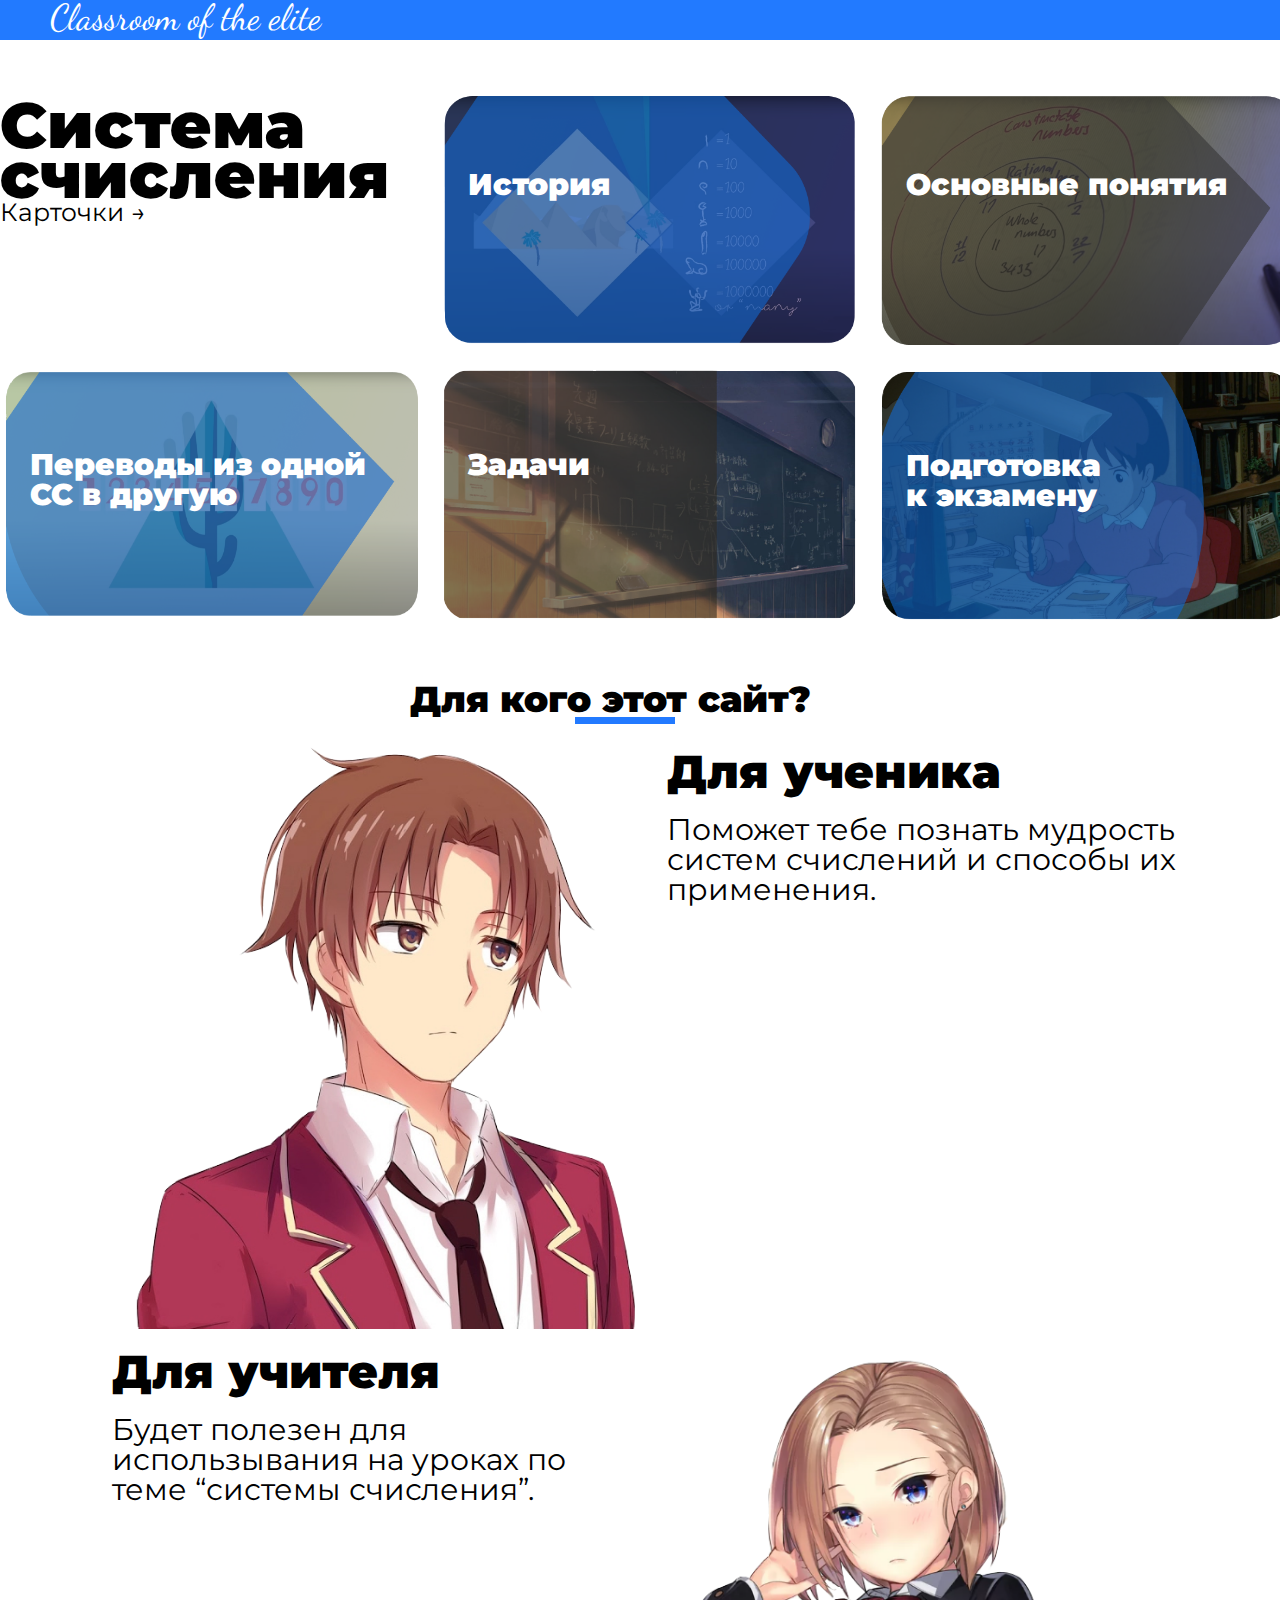
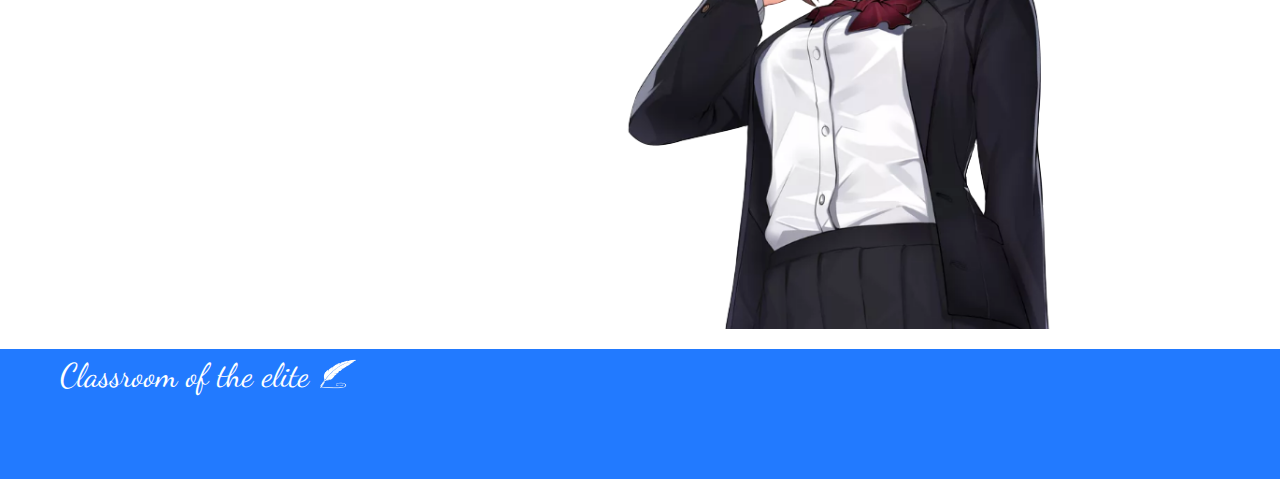
<file: index.html>
<!DOCTYPE html>
<html lang="en">
<head>
    <meta charset="UTF-8">
    <meta http-equiv="X-UA-Compatible" content="IE=edge">
    <meta name="viewport" content="width=device-width, initial-scale=1.0">
    <title>Classroom of the elite</title>
    <link rel="stylesheet" href="./css/style.css">
    <link rel="preconnect" href="https://fonts.googleapis.com">
    <link rel="preconnect" href="https://fonts.gstatic.com" crossorigin>
    <link href="https://fonts.googleapis.com/css2?family=Dancing+Script&family=Montserrat:ital,wght@0,400;1,900&display=swap" rel="stylesheet">
    <link
    rel="stylesheet"
    href="https://cdnjs.cloudflare.com/ajax/libs/animate.css/4.1.1/animate.min.css"
  />
</head>
<body>
    <nav class="header">
        <a class="header-Caption" href="./index.html">Classroom of the elite</a>
    </nav>
        <section class="container">
            <div class="content"><h1> <span class="number-system-span">С</span><span class="number-system-span">и</span><span class="number-system-span">с</span><span class="number-system-span">т</span><span class="number-system-span">е</span><span class="number-system-span">м</span><span class="number-system-span">а</span> 
                <br> <span class="number-system-span">с</span><span class="number-system-span">ч</span><span class="number-system-span">и</span><span class="number-system-span">с</span><span class="number-system-span">л</span><span class="number-system-span">е</span><span class="number-system-span">н</span><span class="number-system-span">и</span><span class="number-system-span">я</span></h1>
            <h2>Карточки &#8594</h2></div>
            <div class="content"><a href="./history/history.html"><p class="gridTopText">История</p><img src="./images/history.png" alt=""></a></div>
            <div class="content"><a href="./basics/basics.html"><p class="gridTopText">Основные понятия</p><img src="./images/basics.png" alt=""></a></div>
            <div class="content"><a href="./convertion/convertion.html"><img src="./images/transfers.png" alt=""><p class="gridBottomText">Переводы из одной <br> СС в другую</p></a></div>
            <div class="content"><a href="./exersises/exersises.html"><img src="./images/tasks.png" alt=""><p class="gridBottomText">Задачи</p></a></div>
            <div class="content"><a href="./preperation/preperation.html"><img src="./images/preparing.png" alt=""><p class="gridBottomText">Подготовка <br> к экзамену</p></a></div>
        </div>
    </section>

    <main class="main">
        <h2>Для кого этот сайт?</h2>
        <hr>
        <div class="main-boxes">
        <div class="main-student">
            <img src="./images/student.png" alt="">
            <p ><span>Для ученика</span> <br> Поможет тебе познать мудрость <br> систем счислений и способы их <br> применения.</p>
        </div>
        <div class="main-teacher">
            <p ><span>Для учителя</span> <br> Будет полезен для <br> использывания на уроках по <br> теме “системы счисления”.</p>
            <img src="./images/teacher.png" alt="">
        </div>
    </div>
    </main>

    <footer>
        <a class="header-Caption" href="./index.html">Classroom of the elite</a>
        <img src="./images/28cd1feds.png" alt="">
    </footer>
</body>
</html>
</file>
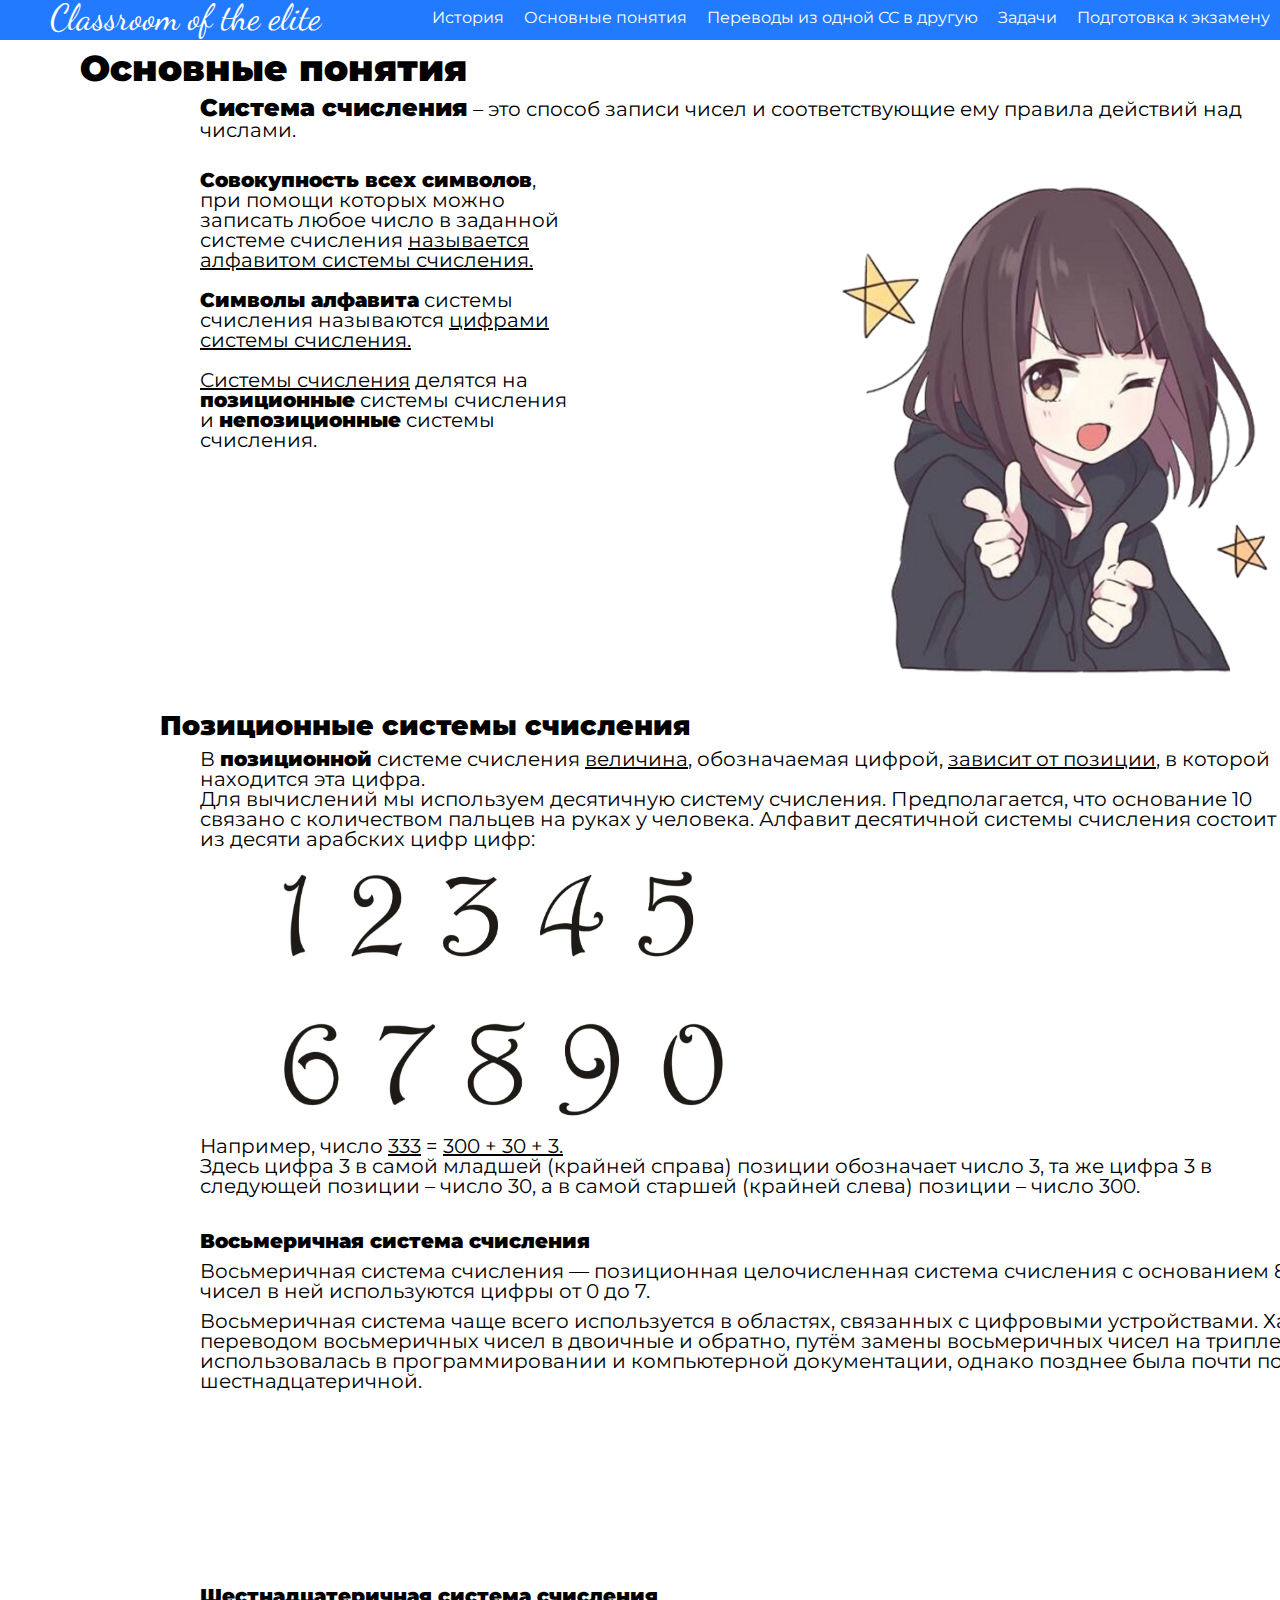
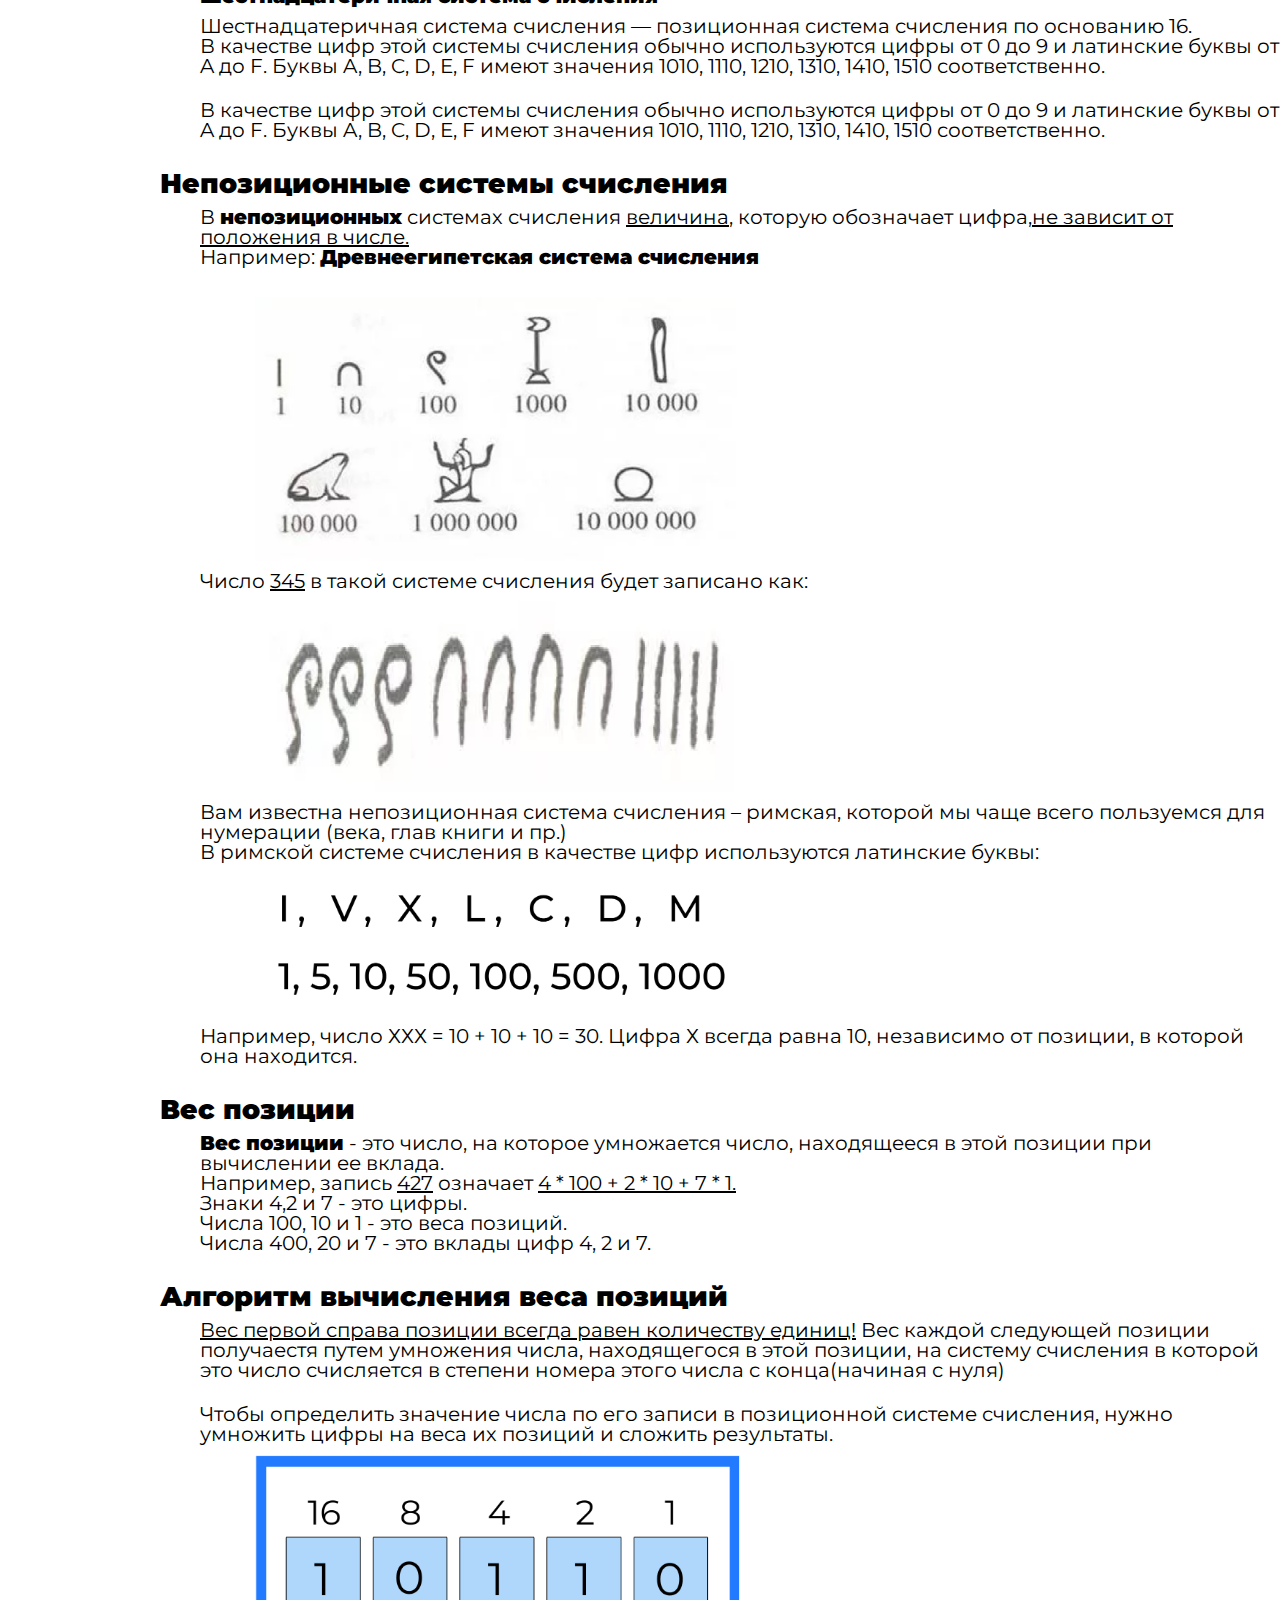
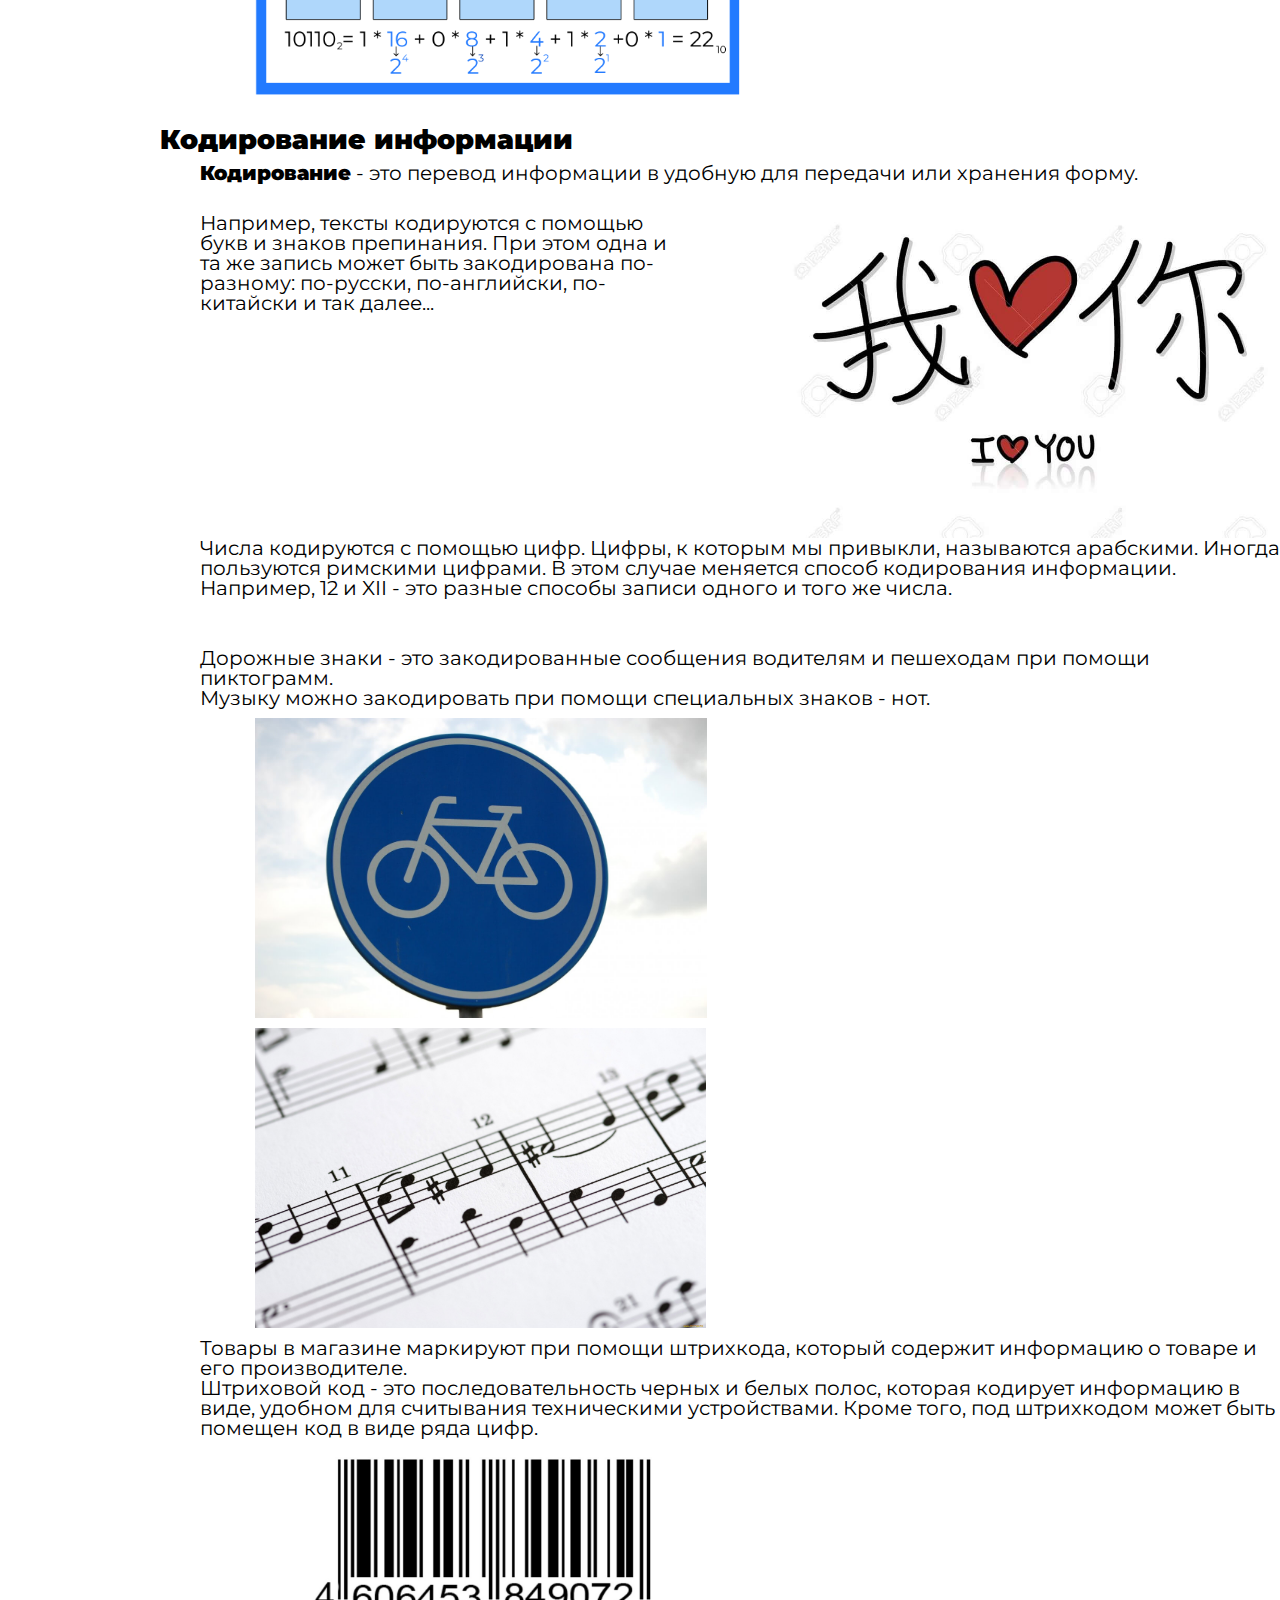
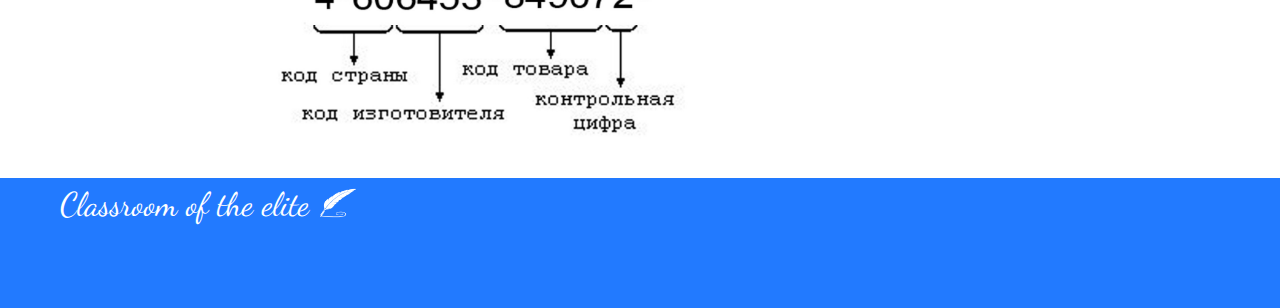
<file: basics/basics.html>
<!DOCTYPE html>
<html lang="en">

<head>
    <meta charset="UTF-8">
    <meta http-equiv="X-UA-Compatible" content="IE=edge">
    <meta name="viewport" content="width=device-width, initial-scale=1.0">
    <title>Classroom of the elite</title>
    <link rel="stylesheet" href="./style-basics.css">
    <link rel="preconnect" href="https://fonts.googleapis.com">
    <link rel="preconnect" href="https://fonts.gstatic.com" crossorigin>
    <link
        href="https://fonts.googleapis.com/css2?family=Dancing+Script&family=Montserrat:ital,wght@0,400;1,900&display=swap"
        rel="stylesheet">
    <link rel="stylesheet" href="https://cdnjs.cloudflare.com/ajax/libs/animate.css/4.1.1/animate.min.css" />
</head>

<body>
    <nav class="header">
        <a class="header-Caption" href="../index.html">Classroom of the elite</a>
        <div class="navbar">
            <ul class="menu">
            <li><a href="../history/history.html">История</a></li>
            <li><a href="../basics/basics.html">Основные понятия</a></li>
            <li><a href="../convertion/convertion.html">Переводы из одной СС в другую</a></li>
            <li><a href="../exersises/exersises.html">Задачи</a></li>
            <li><a href="../preperation/preperation.html">Подготовка к экзамену</a></li>
        </ul>
        </div>
    </nav>
    <section>
        <h1>Основные понятия</h1>
        <p class="important"><span class="number-system">Система счисления</span> – это способ записи чисел и соответствующие ему правила
            действий над числами.</p>
<div class="section-flex">
    <div>
        <div>
        <p class="section-text1"><span class="boldtext">Совокупность всех символов</span>, при помощи которых можно
            записать любое число в заданной системе счисления <span class="underlined">называется алфавитом системы
                счисления.</span> <br> <br> 
            <span class="boldtext">Символы алфавита</span> системы счисления называются <span class="underlined">цифрами
                системы счисления.</span>
        </p>
        <p class="section-text1"> <span class="underlined">Системы счисления</span> делятся на <span class="boldtext">позиционные</span> системы счисления и <span class="boldtext">непозиционные</span> системы счисления.</p>
    </div>
</div>
        <div><img class="yooo" src="./images/Cute-Anime-PNG-Image.png" alt=""></div>
    </div>
        <div>
            <h2>Позиционные системы счисления</h2>
            <p class="important">В <span class="boldtext"> позиционной</span> системе счисления <span class="underlined"> величина</span>, обозначаемая цифрой, <span class="underlined">зависит от позиции</span>, в которой находится эта цифра. <br>
                Для вычислений мы используем десятичную систему счисления. Предполагается, что основание 10 связано с количеством пальцев на руках у человека. Алфавит десятичной системы счисления состоит из десяти арабских цифр цифр:</p></div>

                <img class="numbers" src="./images/numbers.png" alt="">
                        <p class="section-text2">Например, число <span class="underlined">333</span> = <span class="underlined">300 + 30 + 3.</span> <br>
                        Здесь цифра 3 в самой младшей (крайней справа) позиции обозначает число 3, та же цифра 3 в следующей позиции – число 30, а в самой старшей (крайней слева) позиции – число 300.</p>
                <p class="section-text4"><span class="boldtext">Восьмеричная система счисления</span> </p>
                <div class="flex-table"><div> <p class="section-text2">Восьмеричная система счисления — позиционная целочисленная система счисления с основанием 8. Для представления чисел в ней используются цифры от 0 до 7.</p>
                <p class="section-text2">Восьмеричная система чаще всего используется в областях, связанных с цифровыми устройствами. Характеризуется лёгким переводом восьмеричных чисел в двоичные и обратно, путём замены восьмеричных чисел на триплеты двоичных. Широко использовалась в программировании и компьютерной документации, однако позднее была почти полностью вытеснена шестнадцатеричной.</p></div>
                    <div><img src="./images/octsys.png" alt=""></div>
            </div>
            <p class="section-text4"><span class="boldtext">Шестнадцатеричная система счисления</span> </p>
            <p class="section-text2">Шестнадцатеричная система счисления — позиционная система счисления по основанию 16. <br> В качестве цифр этой системы счисления обычно используются цифры от 0 до 9 и латинские буквы от A до F. Буквы A, B, C, D, E, F имеют значения 1010, 1110, 1210, 1310, 1410, 1510 соответственно.</p>
            <br>
            <p class="section-text2">В качестве цифр этой системы счисления обычно используются цифры от 0 до 9 и латинские буквы от A до F. Буквы A, B, C, D, E, F имеют значения 1010, 1110, 1210, 1310, 1410, 1510 соответственно.</p>
            


            </div>
            <h2 >Непозиционные системы счисления</h2>
            <p class="important">В <span class="boldtext">непозиционных</span> системах счисления <span class="underlined">величина</span>, которую обозначает цифра,<span class="underlined">не зависит от положения в числе.</span> </p>
            <p class="section-text1">Например: <span class="boldtext">Древнеегипетская система счисления</span> </p>
            <img class="numbers" src="./images/Egyptnumsys.png" alt="">
               <p class="section-text2">Число <span class="underlined">345</span> в такой системе счисления будет записано как:</p>
                <img class="numbers" src="./images/345.png" alt="">
                
                    <p class="section-text2">Вам известна непозиционная система счисления – римская, которой мы чаще всего пользуемся для нумерации (века, глав книги и пр.) <br>
                        В римской системе счисления в качестве цифр используются латинские буквы:</p>
                    
                        <img class="numbers" src="./images/rome-numsys.png" alt="">
                            <p class="section-text2">Например, число ХХХ = 10 + 10 + 10 = 30.
                        Цифра Х всегда равна 10, независимо от позиции, в которой она находится.</p>
                    </div>
                    <h2>Вес позиции</h2>
                    <div>
                        <p class="section-text2"><span class="boldtext">Вес позиции</span> - это число, на которое умножается число, находящееся в этой позиции при вычислении ее вклада. <br>
                            Например, запись <span class="underlined">427</span> означает <span class="underlined">4 * 100 + 2 * 10 + 7 * 1.</span> <br>
                            Знаки 4,2 и 7 - это цифры. <br>
                            Числа 100, 10 и 1 - это веса позиций. <br>
                            Числа 400, 20 и 7 - это вклады цифр 4, 2 и 7. <br>
                            </p>
                    </div>
                    <h2>Алгоритм вычисления веса позиций</h2>
                   <p class="section-text2"><span class="underlined">Вес первой справа позиции всегда равен количеству единиц!</span>
                            Вес каждой следующей позиции получаестя путем умножения числа, находящегося в этой позиции, на систему счисления в которой это число счисляется в степени номера этого числа с конца(начиная с нуля)</p>
                            <br>
                        <p class="section-text2">Чтобы определить значение числа по его записи в позиционной системе счисления, нужно умножить цифры на веса их позиций и сложить результаты.</p></div>
                        <img class="numbers" src="./images/example.png" alt="">
                    <h2>Кодирование информации</h2>
                    <p class="important"><span class="boldtext">Кодирование</span> - это перевод информации в удобную для передачи или хранения форму.</p>
                    <div class="section-flex">
                    <div>
                        <p class="section-text1">Например, тексты кодируются с помощью букв и знаков препинания. При этом одна и та же запись может быть закодирована по-разному: по-русски, по-английски, по-китайски и так далее...</p>
                </div>
                    <div><img class="example" src="./images/DV_mY-VWsAApVRT.jpg" alt=""></div>
            </div>
                <p class="section-text3">Числа кодируются с помощью цифр. Цифры, к которым мы привыкли, называются арабскими. Иногда пользуются римскими цифрами. В этом случае меняется способ кодирования информации. Например, 12 и XII - это разные способы записи одного и того же числа.</p></div>
                <div><p class="section-text2">Дорожные знаки - это закодированные сообщения водителям и пешеходам при помощи пиктограмм. <br>
                    Музыку можно закодировать при помощи специальных знаков - нот.
                </p>
                <img class="numbers" src="./images/road_sign_bike_path_bicycle_board_road_safety_education_traffic_situation-692804.jpg" alt=""><img class="numbers" src="./images/1616633558_56-p-noti-fon-62.jpg" alt="">
            </div>
                <p class="section-text2">Товары в магазине маркируют при помощи штрихкода, который содержит информацию о товаре и его производителе. <br> Штриховой код - это последовательность черных и белых полос, которая кодирует информацию в виде, удобном для считывания техническими устройствами.
                    Кроме того, под штрихкодом может быть помещен код в виде ряда цифр.</p>
                <img class="numbers" src="./images/306788_original.jpg" alt="">
    </section>
    <footer>
        <a class="header-Caption" href="../index.html">Classroom of the elite</a>
        <img src="./images/28cd1feds.png" alt="">
    </footer>
</body>

</html>
</file>
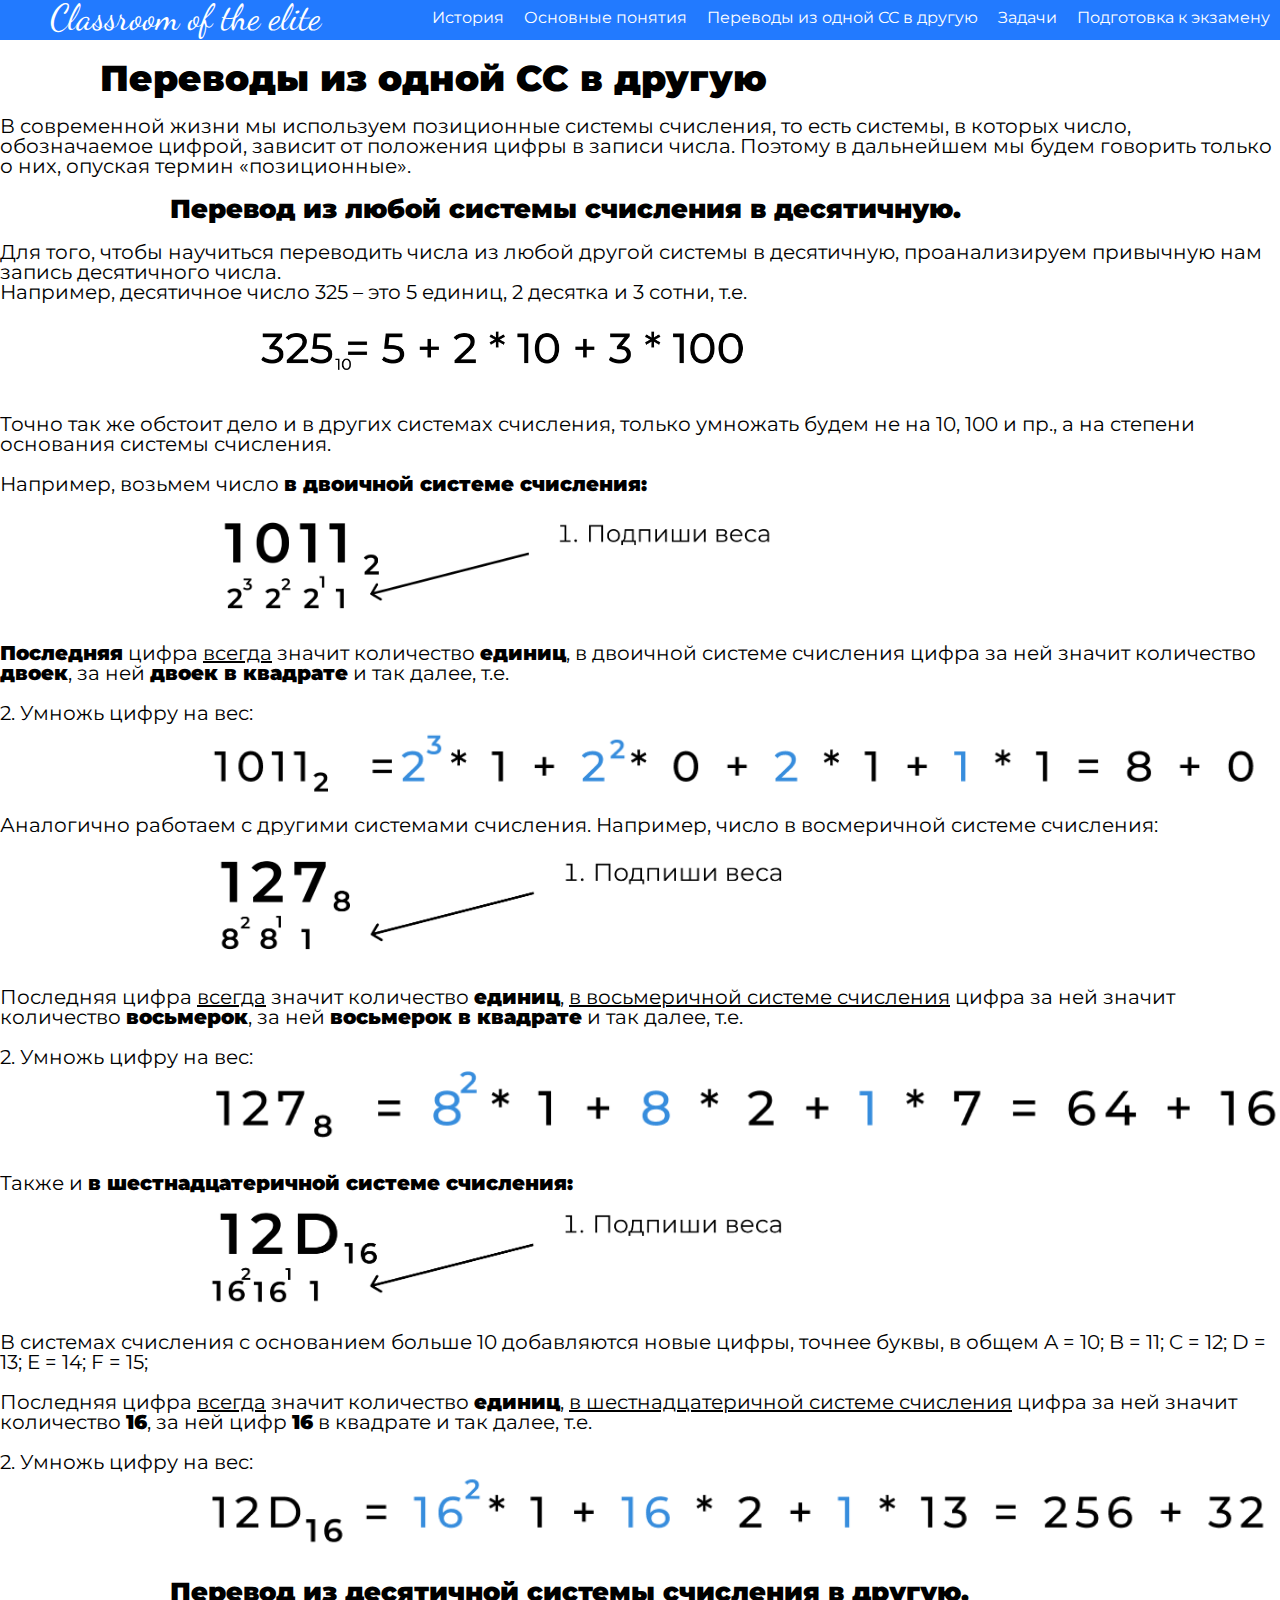
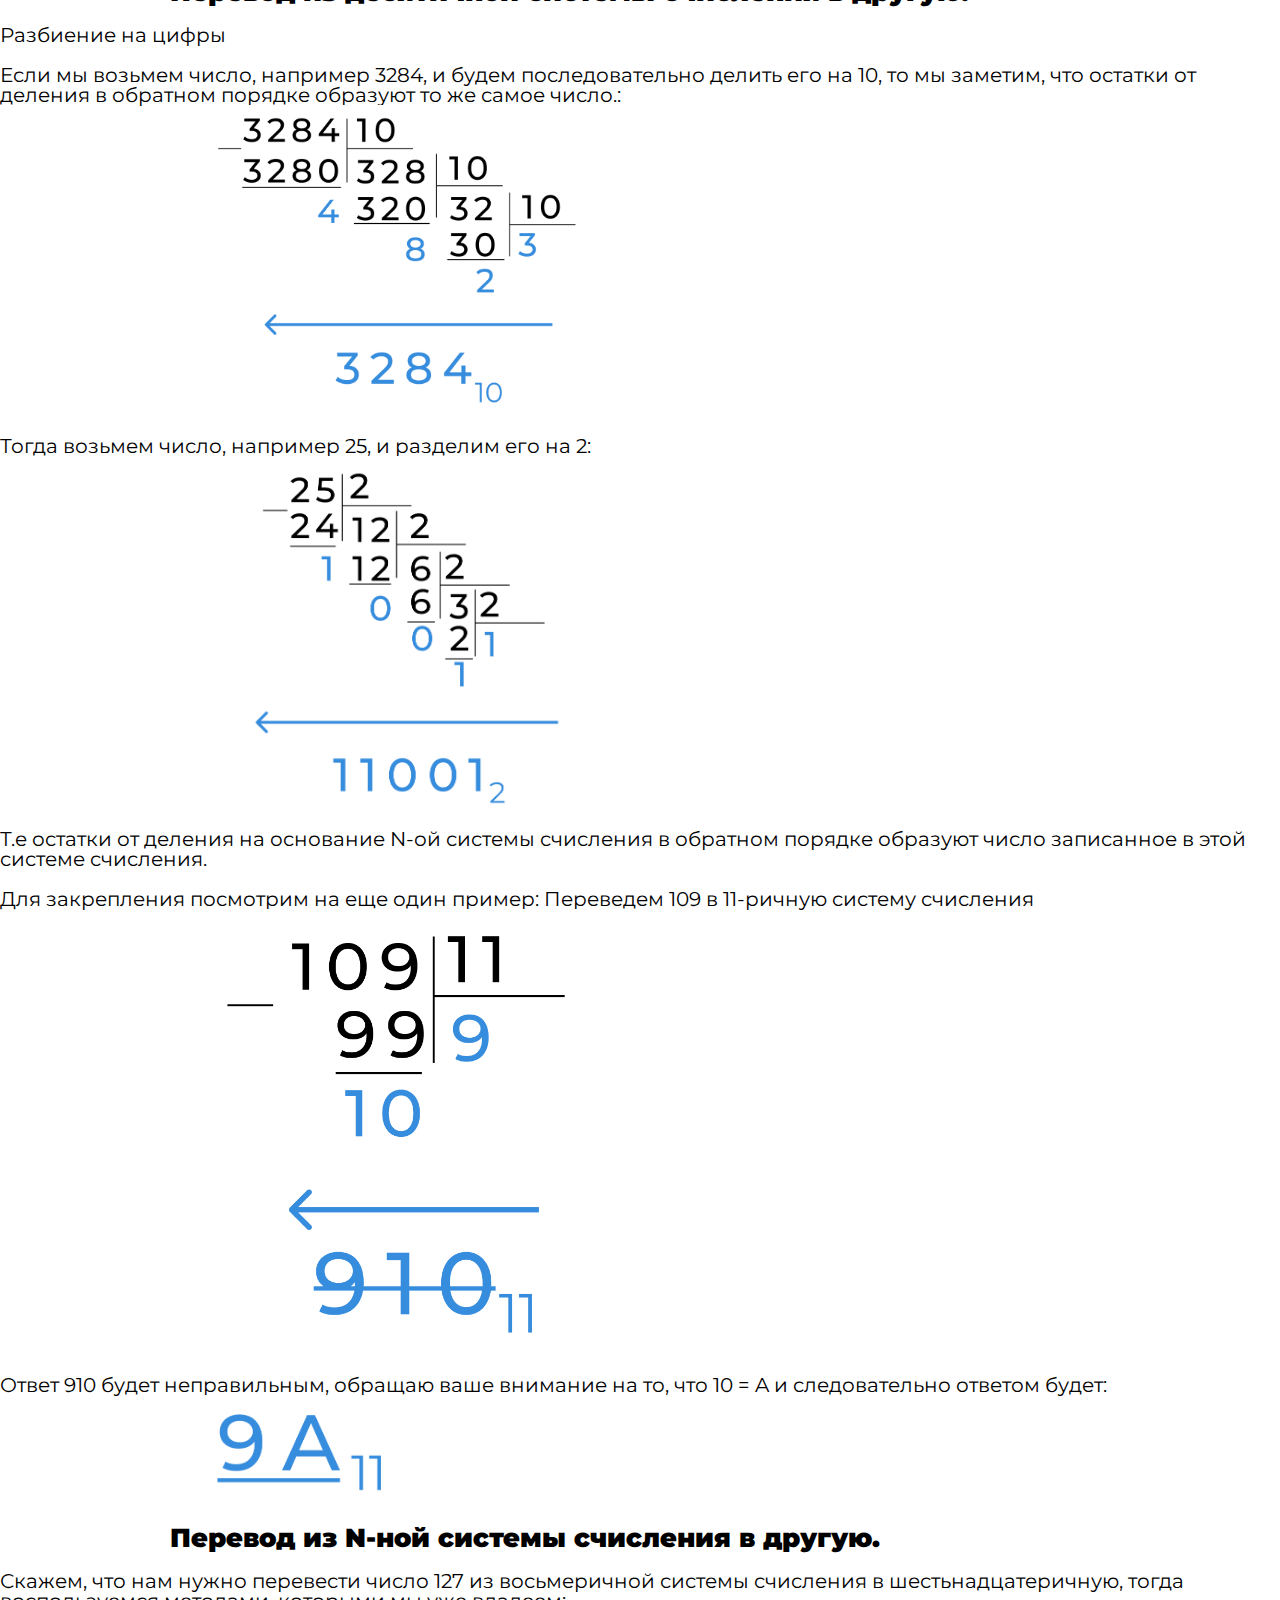
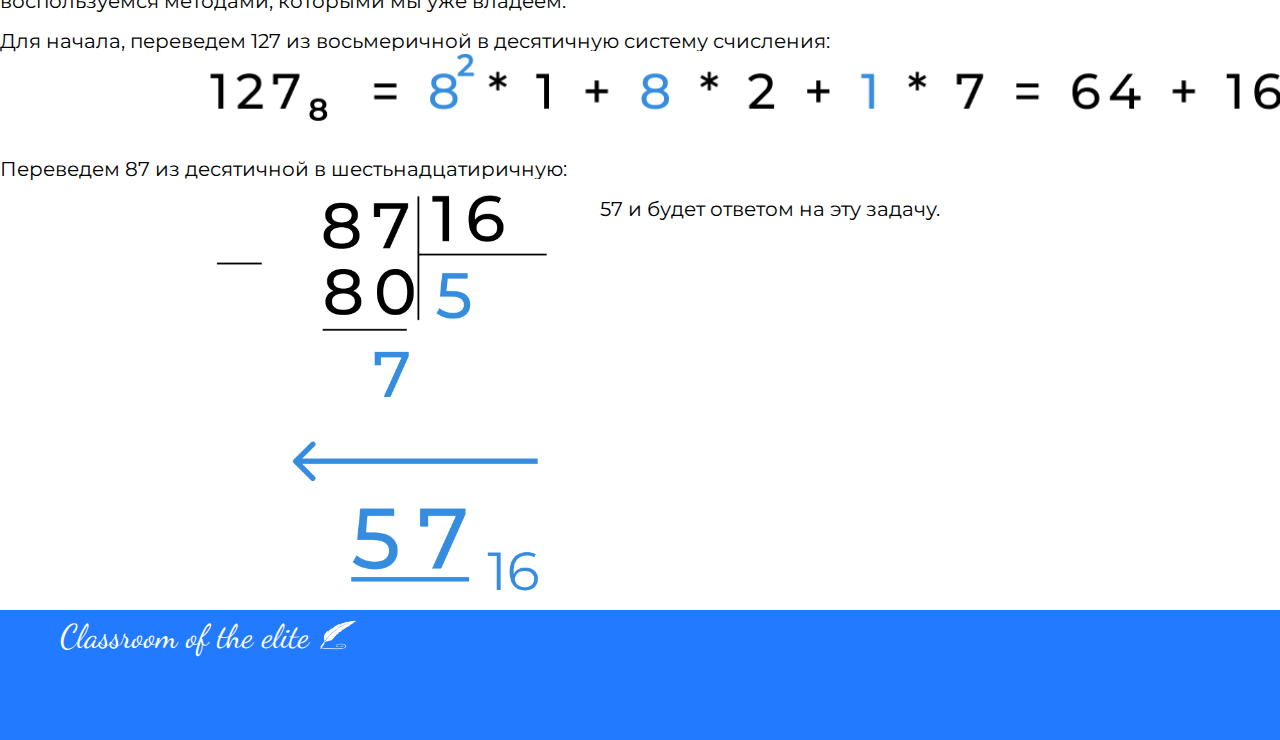
<file: convertion/convertion.html>
<!DOCTYPE html>
<html lang="en">
<head>
    <meta charset="UTF-8">
    <meta http-equiv="X-UA-Compatible" content="IE=edge">
    <meta name="viewport" content="width=device-width, initial-scale=1.0">
    <title>Classroom of the elite</title>
    <link rel="stylesheet" href="./style-convertion.css">
    <link rel="preconnect" href="https://fonts.googleapis.com">
    <link rel="preconnect" href="https://fonts.gstatic.com" crossorigin>
    <link href="https://fonts.googleapis.com/css2?family=Dancing+Script&family=Montserrat:ital,wght@0,400;1,900&display=swap" rel="stylesheet">
    <link
    rel="stylesheet"
    href="https://cdnjs.cloudflare.com/ajax/libs/animate.css/4.1.1/animate.min.css"
  />
</head>
<body>
    <nav class="header">
        <a class="header-Caption" href="../index.html">Classroom of the elite</a>
        <div class="navbar">
            <ul class="menu">
            <li><a href="../history/history.html">История</a></li>
            <li><a href="../basics/basics.html">Основные понятия</a></li>
            <li><a href="../convertion/convertion.html">Переводы из одной СС в другую</a></li>
            <li><a href="../exersises/exersises.html">Задачи</a></li>
            <li><a href="../preperation/preperation.html">Подготовка к экзамену</a></li>
        </ul>
        </div>
    </nav>
        <section>
            <h1>Переводы из одной СС в другую</h1>
            <div class="text-section"><p>В современной жизни мы используем позиционные системы счисления, то есть системы, в которых число, обозначаемое цифрой, зависит от положения цифры в записи числа. Поэтому в дальнейшем мы будем говорить только о них, опуская термин «позиционные».</p></div>
       <h2>Перевод из любой системы счисления в десятичную.</h2>
       <div class="text-section"><p>Для того, чтобы научиться переводить числа из любой другой системы в десятичную, проанализируем привычную нам запись десятичного числа. <br>
        Например, десятичное число 325 – это 5 единиц, 2 десятка и 3 сотни, т.е.</p></div>
       <div><img class="image-section" src="./images/325.png" alt=""></div>
       <div class="text-section"><p>Точно так же обстоит дело и в других системах счисления, только умножать будем не на 10, 100 и пр., а на степени основания системы счисления.</p></div>
       <div class="text-section"><p>Например, возьмем число <span class="boldtext"> в двоичной системе счисления:</span></p></div>
       <div><img class="image-section" src="./images/1011.png" alt=""></div>
       <div class="text-section"><p><span class="boldtext">Последняя</span> цифра <span class="underlined">всегда</span> значит количество <span class="boldtext">единиц</span>, в двоичной системе счисления цифра за ней значит количество <span class="boldtext">двоек</span>, за ней <span class="boldtext">двоек в квадрате</span> и так далее, т.е.</p></div>
       <div class="text-section"><p>2. Умножь цифру на вес:</p></div>
       <div><img src="./images/againherewego.png" alt="" class="image2-section"></div>
       <p>Аналогично работаем с другими системами счисления. Например, число в восмеричной системе счисления:</p>
       <img class="image-section" src="./images/127.png" alt="">
       <div class="text-section"><p>Последняя</span> цифра <span class="underlined">всегда</span> значит количество <span class="boldtext">единиц</span>, <span class="underlined">в восьмеричной системе счисления</span> цифра за ней значит количество <span class="boldtext">восьмерок</span>, за ней <span class="boldtext">восьмерок в квадрате</span> и так далее, т.е.</p></div>
       <div class="text-section"><p>2. Умножь цифру на вес:</p></div>
       <img class="image2-section" src="./images/12787.png" alt="">
       <div class="text-section"><p>Также и <span class="boldtext"> в шестнадцатеричной системе счисления:</span></p></div>
       <img src="./images/12d.png" alt="" class="image-section">
       <div class="text-section"><p>В системах счисления с основанием больше 10 добавляются новые цифры, точнее буквы, в общем A = 10; B = 11; C = 12; D = 13; E = 14; F = 15;</p></div>
       <div class="text-section"><p>Последняя</span> цифра <span class="underlined">всегда</span> значит количество <span class="boldtext">единиц</span>, <span class="underlined">в шестнадцатеричной системе счисления</span> цифра за ней значит количество <span class="boldtext">16</span>, за ней цифр <span class="boldtext">16</span> в квадрате и так далее, т.е.</p></div>
       <div class="text-section"><p>2. Умножь цифру на вес:</p></div>
       <img src="./images/12d301.png" alt="" class="image2-section">
       <h2>Перевод из десятичной системы счисления в другую.</h2>
       <div class="text-section"><p>Разбиение на цифры</p></div>
       <div class="text-section"><p>Если мы возьмем число, например 3284, и будем последовательно делить его на 10, то мы заметим, что остатки от деления в обратном порядке образуют то же самое число.: </p></div>
       <img class="image3-section" src="./images/3284.png" alt="">
       <div class="text-section"><p>Тогда возьмем число, например 25, и разделим его на 2: </p></div>
       <img src="./images/2511001.png" alt="" class="image3-section">
       <div class="text-section"><p>Т.е остатки от деления на основание N-ой системы счисления в обратном порядке образуют число записанное в этой системе счисления.</p></div>
       <div class="text-section"><p>Для закрепления посмотрим на еще один пример:
        Переведем 109 в 11-ричную систему счисления</p></div>
       <img class="image3-section" src="./images/10911.png" alt="">
       <div class="text-section"><p>Ответ 910 будет неправильным, обращаю ваше внимание на то, что 
        10 = A и следовательно ответом будет:</p></div>
       <img class="image4-section" src="./images/9a.png" alt="">
        <h2>Перевод из N-ной системы счисления в другую.</h2>
        <div class="text-section"><p>Скажем, что нам нужно перевести число 127 из восьмеричной системы счисления в шестьнадцатеричную, тогда воспользуемся методами, которыми мы уже владеем:</p></div>
        <div class="text-section"><p>Для начала, переведем 127 из восьмеричной в десятичную систему счисления:</p></div>
        <img src="./images/1278710.png" alt="" class="image2-section">
        <div class="text-section"><p>Переведем 87 из десятичной в шестьнадцатиричную:</p></div>
        <div class="flexus"><img src="./images/8757.png" alt="" class="image3-section">
            <div class="text-section"><p>57 и будет ответом на эту задачу.</p></div>
    </div>







        </section>
    <footer>
        <a class="header-Caption" href="../index.html">Classroom of the elite</a>
        <img src="./images/28cd1feds.png" alt="">
    </footer>
</body>
</html>
</file>
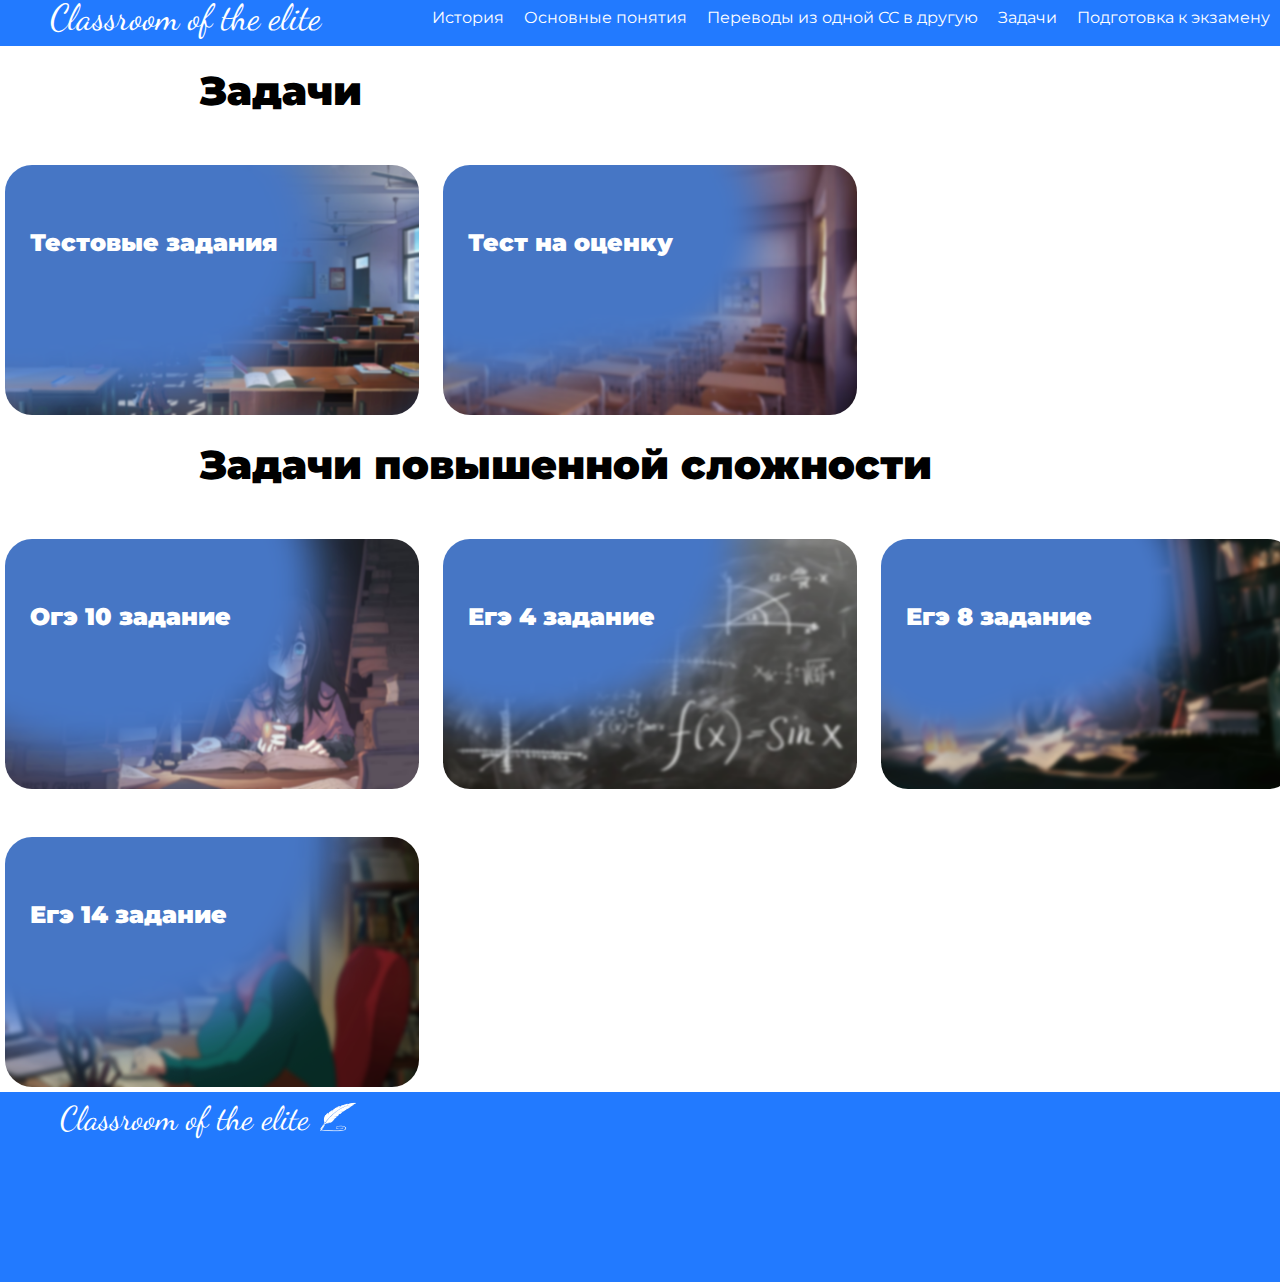
<file: exersises/exersises.html>
<!DOCTYPE html>
<html lang="en">
<head>
    <meta charset="UTF-8">
    <meta http-equiv="X-UA-Compatible" content="IE=edge">
    <meta name="viewport" content="width=device-width, initial-scale=1.0">
    <title>Classroom of the elite</title>
    <link rel="stylesheet" href="./style-exersises.css">
    <link rel="preconnect" href="https://fonts.googleapis.com">
    <link rel="preconnect" href="https://fonts.gstatic.com" crossorigin>
    <link href="https://fonts.googleapis.com/css2?family=Dancing+Script&family=Montserrat:ital,wght@0,400;1,900&display=swap" rel="stylesheet">
    <link
    rel="stylesheet"
    href="https://cdnjs.cloudflare.com/ajax/libs/animate.css/4.1.1/animate.min.css"
  />
  </head>
<body>
    <nav class="header">
        <a class="header-Caption" href="../index.html">Classroom of the elite</a>
        <div class="navbar">
            <ul class="menu">
            <li><a href="../history/history.html">История</a></li>
            <li><a href="../basics/basics.html">Основные понятия</a></li>
            <li><a href="../convertion/convertion.html">Переводы из одной СС в другую</a></li>
            <li><a href="../exersises/exersises.html">Задачи</a></li>
            <li><a href="../preperation/preperation.html">Подготовка к экзамену</a></li>
        </ul>
        </div>
    </nav>
    <h2>Задачи</h2>
    <section class="container">
        <div class="content"><a href="./test/test/test.html"><p class="gridTopText">Тестовые задания</p><img src="./images/42c709b7c0aa21bf88d339ea99938ede.png" alt=""></a></div>
        <div class="content"><a href="#"><p class="gridTopText">Тест на оценку</p><img src="./images/167601a4414a3c0902e9046c61527796.png" alt=""></a></div>
    </div>
</section>
<h2>Задачи повышенной сложности</h2>
<section class="container">
    <div class="content"><a href="#"><p class="gridTopText">Огэ 10 задание</p><img src="./images/2059294.png" alt=""></a></div>
    <div class="content"><a href="#"><p class="gridTopText">Егэ 4 задание</p><img src="./images/blackboard_math.png" alt=""></a></div>
    <div class="content"><a href="#"><p class="gridTopText">Егэ 8 задание</p><img src="./images/anime-girl-hatsune-miko-studying-vocaloid-uhdpaper.com-4K-4.2486-wp.thumbnail.png" alt=""></a></div>
    <div class="content"><a href="#"><p class="gridTopText">Егэ 14 задание</p><img src="./images/making-of-a-2d-animation-for-chilledcow-20180706052709.png" alt=""></a></div>
</div>
</section>
    <footer>
        <a class="header-Caption" href="../index.html">Classroom of the elite</a>
        <img src="./images/28cd1feds.png" alt="">
    </footer>

</body>
</html>
</file>
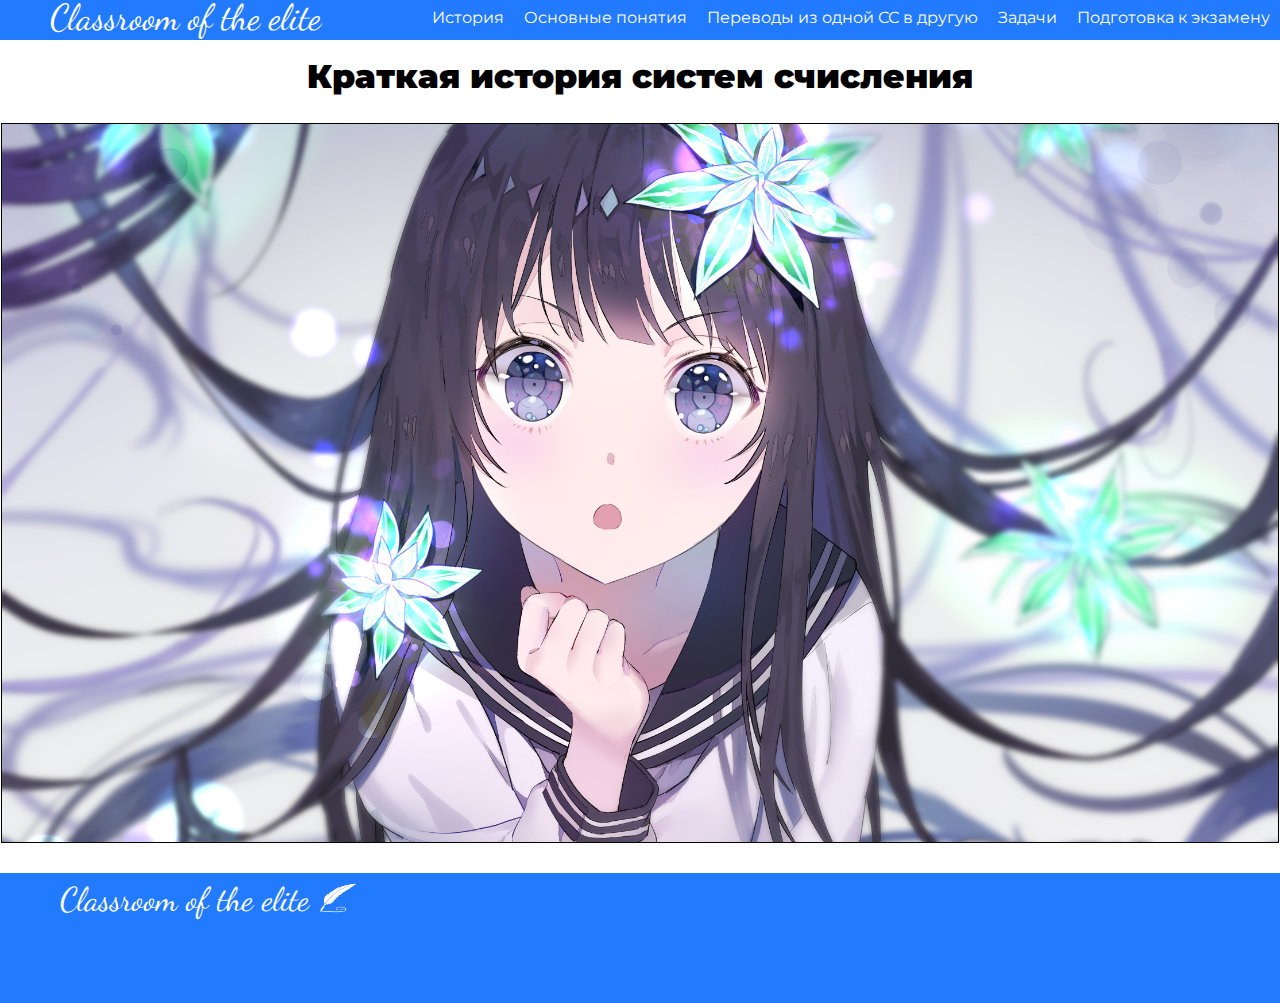
<file: history/history.html>
<!DOCTYPE html>
<html lang="en">
<head>
    <meta charset="UTF-8">
    <meta http-equiv="X-UA-Compatible" content="IE=edge">
    <meta name="viewport" content="width=device-width, initial-scale=1.0">
    <title>Classroom of the elite</title>
    <link rel="stylesheet" href="./style-history.css">
    <link rel="preconnect" href="https://fonts.googleapis.com">
    <link rel="preconnect" href="https://fonts.gstatic.com" crossorigin>
    <link href="https://fonts.googleapis.com/css2?family=Dancing+Script&family=Montserrat:ital,wght@0,400;1,900&display=swap" rel="stylesheet">
    <link
    rel="stylesheet"
    href="https://cdnjs.cloudflare.com/ajax/libs/animate.css/4.1.1/animate.min.css"
  />
</head>
<body>
    <nav class="header">
        <a class="header-Caption" href="../index.html">Classroom of the elite</a>
        <div class="navbar">
            <ul class="menu">
            <li><a href="../history/history.html">История</a></li>
            <li><a href="../basics/basics.html">Основные понятия</a></li>
            <li><a href="../convertion/convertion.html">Переводы из одной СС в другую</a></li>
            <li><a href="../exersises/exersises.html">Задачи</a></li>
            <li><a href="../preperation/preperation.html">Подготовка к экзамену</a></li>
        </ul>
        </div>
    </nav>
        <section>
            <h1>Краткая история систем счисления</h1>
            <img src="./images/4k-anime-wallpaper-whatspaper-1.jpg" alt="">
        </section>
    <footer>
        <a class="header-Caption" href="../index.html">Classroom of the elite</a>
        <img src="./images/28cd1feds.png" alt="">
    </footer>
</body>
</html>
</file>
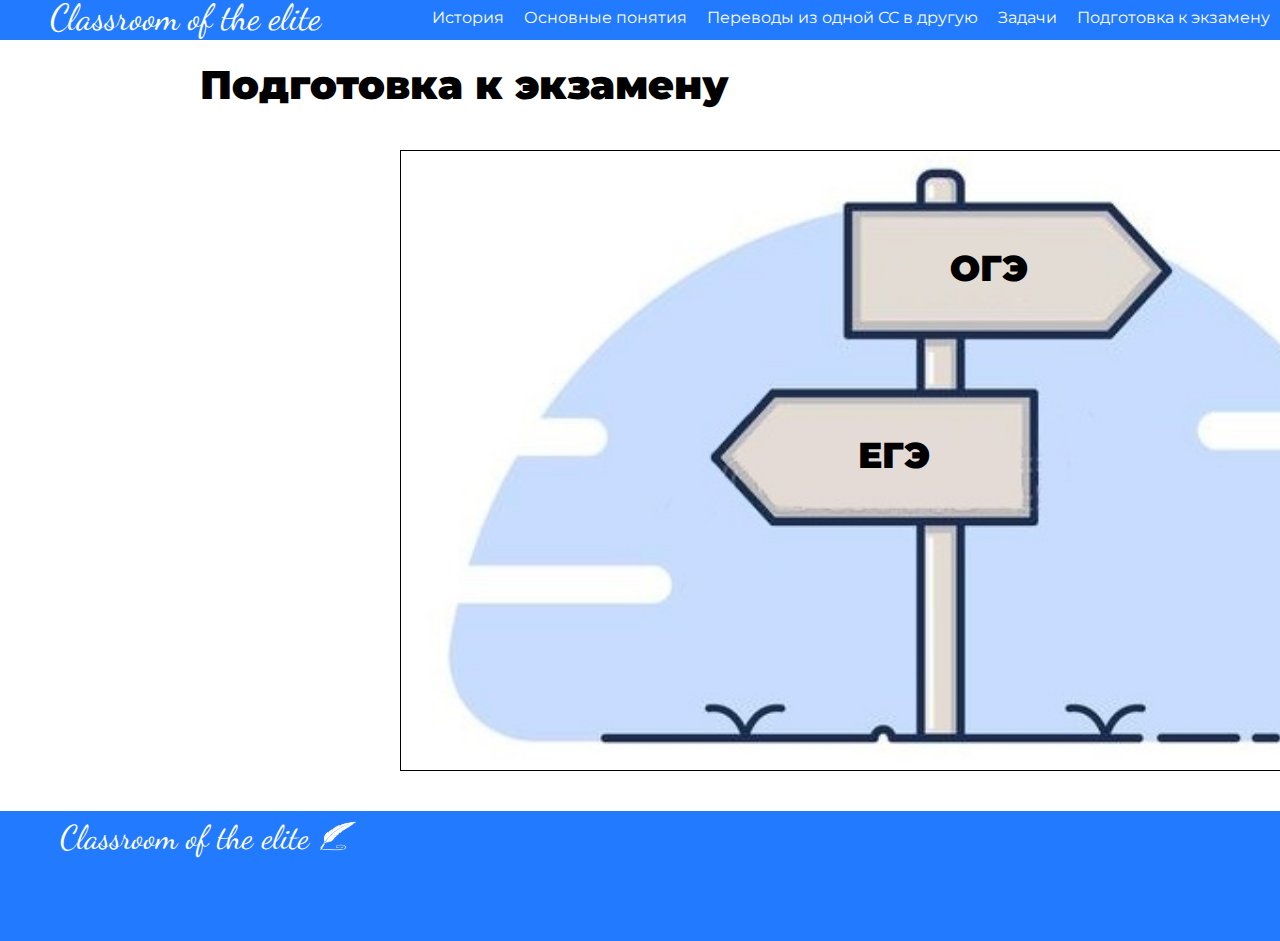
<file: preperation/preperation.html>
<!DOCTYPE html>
<html lang="en">
<head>
    <meta charset="UTF-8">
    <meta http-equiv="X-UA-Compatible" content="IE=edge">
    <meta name="viewport" content="width=device-width, initial-scale=1.0">
    <title>Classroom of the elite</title>
    <link rel="stylesheet" href="./style-preperation.css">
    <link rel="preconnect" href="https://fonts.googleapis.com">
    <link rel="preconnect" href="https://fonts.gstatic.com" crossorigin>
    <link href="https://fonts.googleapis.com/css2?family=Dancing+Script&family=Montserrat:ital,wght@0,400;1,900&display=swap" rel="stylesheet">
    <link
    rel="stylesheet"
    href="https://cdnjs.cloudflare.com/ajax/libs/animate.css/4.1.1/animate.min.css"
  />
</head>
<body>
    <nav class="header">
        <a class="header-Caption" href="../index.html">Classroom of the elite</a>
        <div class="navbar">
            <ul class="menu">
            <li><a href="../history/history.html">История</a></li>
            <li><a href="../basics/basics.html">Основные понятия</a></li>
            <li><a href="../convertion/convertion.html">Переводы из одной СС в другую</a></li>
            <li><a href="../exersises/exersises.html">Задачи</a></li>
            <li><a href="../preperation/preperation.html">Подготовка к экзамену</a></li>
        </ul>
        </div>
    </nav>
        <section>
            <h2>Подготовка к экзамену</h2>
            <a href="./oge/oge.html" class="oge">ОГЭ</a>
            <a href="./ege/ege.html" class="ege">ЕГЭ</a>
            <img src="./images/дорожный-знак-указывая-к-ому-промышленному-перевороту-шильдики-119528026.jpg" alt="">
        </section>
    <footer>
        <a class="header-Caption" href="../index.html">Classroom of the elite</a>
        <img src="./images/28cd1feds.png" alt="">
    </footer>
</body>
</html>
</file>
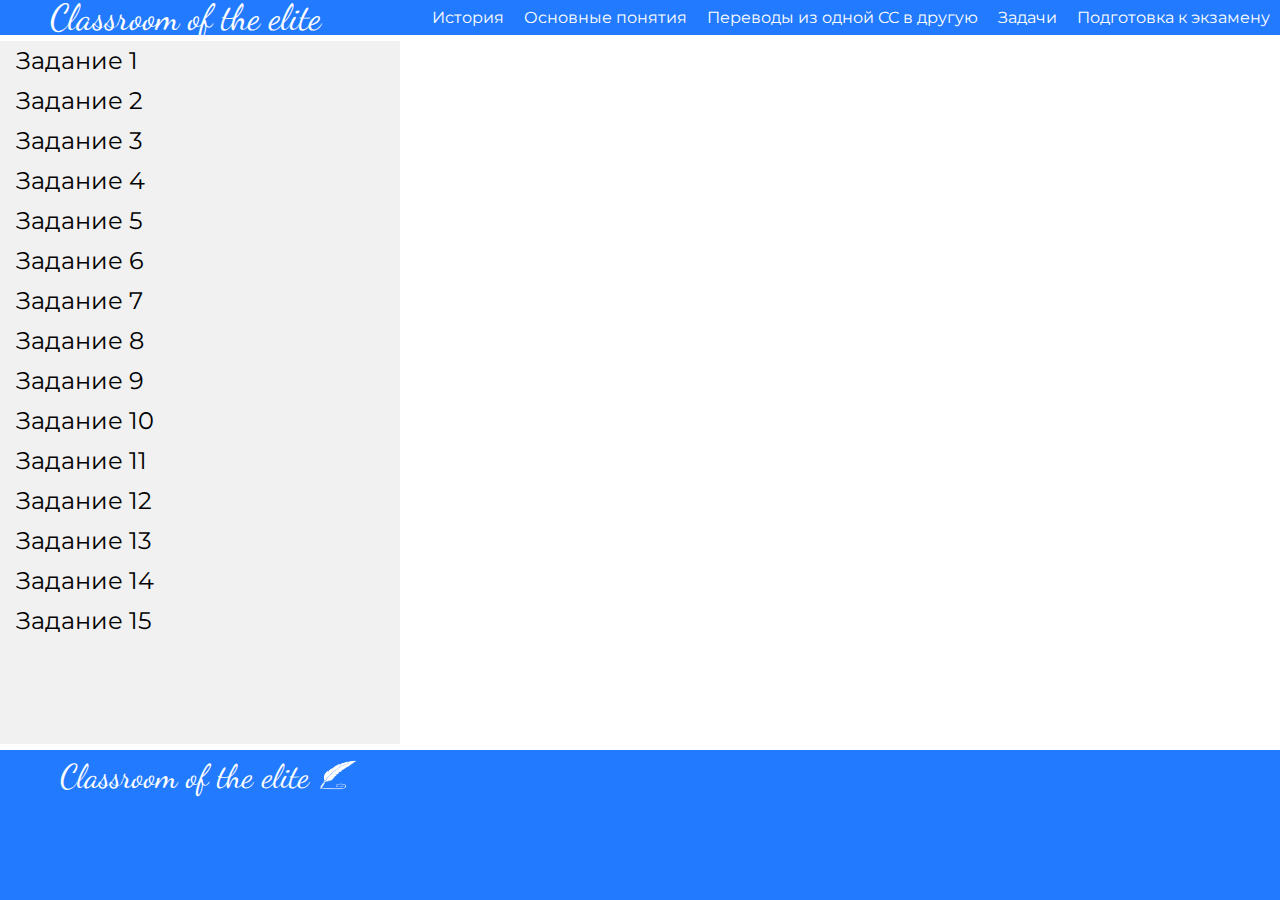
<file: exersises/test/test/test.html>
<!DOCTYPE html>
<html lang="en">
<head>
    <meta charset="UTF-8">
    <meta http-equiv="X-UA-Compatible" content="IE=edge">
    <meta name="viewport" content="width=device-width, initial-scale=1.0">
    <title>Classroom of the elite</title>
</head>
    <frameset rows="35,*, 150" cols="*">
        <frame frameborder="no" src="./top/top.html" name="topFrame" scrolling="no" noresize>
            <frameset cols="400,*">
                <frame src="./left/left.html" name="leftFrame"  noresize frameborder="no">
                 <frame name="rightFrame" frameborder="no" src="https://learningapps.org/watch?app=2402836" style="border:0px;width:100%;height:500px" allowfullscreen="true" webkitallowfullscreen="true" mozallowfullscreen="true">
            </frameset>
        <frame frameborder="no" src="./footer/footer.html" name="bottomFrame" scrolling="no" noresize>
    </frameset>
</html>
</file>
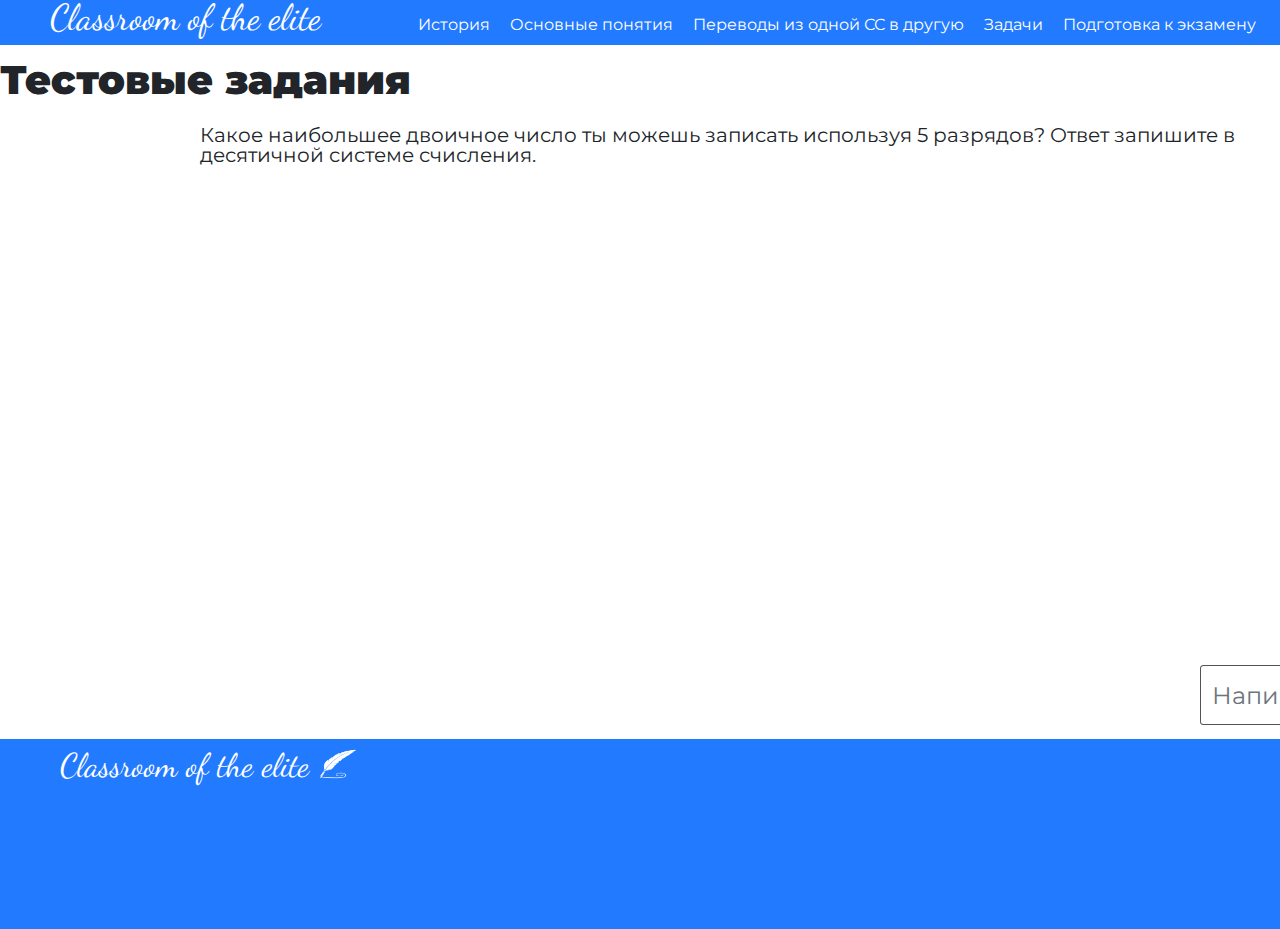
<file: exersises/test/test1/test1.html>
<!DOCTYPE html>
<html lang="en">

<head>
    <meta charset="UTF-8">
    <meta http-equiv="X-UA-Compatible" content="IE=edge">
    <meta name="viewport" content="width=device-width, initial-scale=1.0">
    <title>Classroom of the elite</title>
    <link rel="stylesheet" href="https://cdn.jsdelivr.net/npm/bootstrap@4.3.1/dist/css/bootstrap.min.css"
        integrity="sha384-ggOyR0iXCbMQv3Xipma34MD+dH/1fQ784/j6cY/iJTQUOhcWr7x9JvoRxT2MZw1T" crossorigin="anonymous">
    <link rel="stylesheet" href="./style-test1.css">
    <link rel="preconnect" href="https://fonts.googleapis.com">
    <link rel="preconnect" href="https://fonts.gstatic.com" crossorigin>
    <link
        href="https://fonts.googleapis.com/css2?family=Dancing+Script&family=Montserrat:ital,wght@0,400;1,900&display=swap"
        rel="stylesheet">
    <link rel="stylesheet" href="https://cdnjs.cloudflare.com/ajax/libs/animate.css/4.1.1/animate.min.css" />
</head>

<body>
    <nav class="header">
        <a class="header-Caption" href="../../../index.html">Classroom of the elite</a>
        <div class="navbar">
            <ul class="menu">
                <li><a href="../../../history/history.html">История</a></li>
                <li><a href="../../../basics/basics.html">Основные понятия</a></li>
                <li><a href="../../../convertion/convertion.html">Переводы из одной СС в другую</a></li>
                <li><a href="../../../exersises/exersises.html">Задачи</a></li>
                <li><a href="../../../preperation/preperation.html">Подготовка к экзамену</a></li>
            </ul>
        </div>
    </nav>
    </div>
    <div>
    <h2>Тестовые задания</h2>
        <p>Какое наибольшее двоичное число ты можешь записать используя 5 разрядов? Ответ запишите в десятичной системе
            счисления.</p>
        <div id="input" class="input-group mb-3">
            <input id="test" type="text" class="form-control" placeholder="Напишите ответ" aria-label="Напишите ответ"
                aria-describedby="basic-addon2">
            <div class="input-group-append">
                <button id="button" class="btn btn-outline-secondary" type="button" value="click" onclick="z()">Ответить</button>
            </div>
        </div>
            <span id="err"></span>
        <div class="handleOl">
            <ol id="ol">
            </ol>
        </div>
    </div>
    <footer>
        <a class="header-Caption" href="../../../index.html">Classroom of the elite</a>
        <img src="./images/28cd1feds.png" alt="">
    </footer>
    <!-- <script src="./js/js.js"></script> -->
    <script>
        function z()
        {
        var a=document.getElementById("test");
        if((a.value=="31")||(a.value=="31"))
        {
        document.getElementById('err').innerHTML= 'Ваш ответ правильный';
        }
        else
        {
        document.getElementById('err').innerHTML= 'Ваш ответ неправильный';
        
        }
        
        }
        </script>
</body>

</html>
</file>
<file: css/style.css>
*{
	padding: 0;
	margin: 0;
	border: 0;
}
*,*:before,*:after{
	-moz-box-sizing: border-box;
	-webkit-box-sizing: border-box;
	box-sizing: border-box;
}
:focus,:active{outline: none;}
a:focus,a:active{outline: none;}
nav,footer,header,aside{display: block;}
html,body{
	height: 100%;
	width: 100%;
	font-size: 100%;
	line-height: 1;
	font-size: 14px;
	-ms-text-size-adjust: 100%;
	-moz-text-size-adjust: 100%;
	-webkit-text-size-adjust: 100%;
}
input,button,textarea{font-family:inherit;}
input::-ms-clear{display: none;}
button{cursor: pointer;}
button::-moz-focus-inner {padding:0;border:0;}
a, a:visited{text-decoration: none;}
a:hover{text-decoration: none;}
ul li{list-style: none;}
img{vertical-align: top;}
h1,h2,h3,h4,h5,h6{font-size:inherit;font-weight: 400;}
h1, h2{cursor: default;}
/*--------------------*/

body{
	font-family: 'Montserrat', sans-serif;
}
h1{
	color: #445161;
	font-size: 30px;
}
h2{
	color: #445161;
	font-size: 25px;
}
.text {
	color: #333333;
	line-height: 25px;
}
.bold {
	color: #333333;
	font-weight: 700;
}
.red {
	color: #ff0000;
}


.header{
    min-height: 40px;
	background-color: #227aff;
}
.header-Caption{
    color: #ffffff;
	font-size: 33px;
    padding: 15px 0px 10px 50px;
	font-family: 'Dancing Script', cursive;
	transition-duration: 1s;
}
.header-Caption:hover{
	font-size: 36px;
}
.header-Caption:active{
	color: #7a7a7a;
}
.container{
	margin: auto;
	max-width: 1340px;
	grid-gap: 1em;
	display: grid;
	grid-template-columns: 1fr 1fr 1fr;
	margin-top: 20px;
}
.content h1, h2{
	color: #000;
}
.number-system-span{
	transition: 0.3s;
}
.number-system-span:hover{
	font-size: 80px;
	color: #227aff;
}
h1{
	font-size: 64px;
	font-weight: 900;
	line-height: 50px;
	margin-top: 40px;
}

.content img{
	margin: 5px;
    border: 0px solid;
    border-radius: 27px;
    overflow: hidden;
	width: 414px;
	min-height: 250px;
	transition: 0.3s;
}
  .content img:hover{
	box-shadow: rgba(0, 0, 0, 0.432) 0px 14px 28px, rgba(0, 0, 0, 0.418) 0px 10px 10px;
  }
  .content img:active{
	filter: blur(10px);

  }
.gridTopText {
	z-index: 20;
	position: relative;
	top: 110px;
	left: 30px;
	color: #ffffff;
	font-size: 30px;
	font-weight: 900;
}

.gridBottomText {
	z-index: 20;
	position: relative;
	bottom: 175px;
	left: 30px;
	color: #ffffff;
	font-size: 30px;
	font-weight: 900;
}
.main h2{
	position: relative;
	text-align: center;
	font-size: 36px;
	font-weight: 900;
	bottom: 5px;
	right: 30px;
}
hr {
	position: relative;
	right: 15px;
	bottom: 5px;
	margin: auto;
    height: 1px;
    border: 0;
    border-top: 7px solid #227aff;
	width: 100px;
    padding: 0;
}

.main-boxes span{
	position: relative;
	bottom: 20px;
	font-size: 46px;
	font-weight: 900;
}

.main-boxes p{
	cursor: default;
	margin-top: 40px;
	font-size: 30px;
}

.main-student img{
	transition: 1s;
	max-height: 600px;
	max-width: 600px;
}
.main-student img:hover{
	max-width: 625px;
	max-height: 625px;
}
.main-student{
	justify-content: center;
	display: flex;
}
.main-teacher img{
	transition: 1s;
	max-height: 600px;
	max-width: 700px;
}
.main-teacher img:hover{
	max-width: 625px;
	max-height: 625px;
}
.main-teacher{
	justify-content: center;
	display: flex;
	padding-bottom: 20px;
}
footer{
	padding: 10px;
	background-color: #227aff;
	min-height: 130px;
}
footer img{
	position: relative;
	bottom: 10px;
	height: 50px;
	width: 50px;
}
</file>
<file: basics/style-basics.css>
*{
	padding: 0;
	margin: 0;
	border: 0;
}
*,*:before,*:after{
	-moz-box-sizing: border-box;
	-webkit-box-sizing: border-box;
	box-sizing: border-box;
}
:focus,:active{outline: none;}
a:focus,a:active{outline: none;}
nav,footer,header,aside{display: block;}
html,body{
	height: 100%;
	width: 100%;
	font-size: 100%;
	line-height: 1;
	font-size: 14px;
	-ms-text-size-adjust: 100%;
	-moz-text-size-adjust: 100%;
	-webkit-text-size-adjust: 100%;
}
input,button,textarea{font-family:inherit;}
input::-ms-clear{display: none;}
button{cursor: pointer;}
button::-moz-focus-inner {padding:0;border:0;}
a, a:visited{text-decoration: none;}
a:hover{text-decoration: none;}
ul li{list-style: none;}
img{vertical-align: top;}
h1,h2,h3,h4,h5,h6{font-size:inherit;font-weight: 400;}
h1, h2{cursor: default; color: #000;}
/*--------------------*/

body{
	font-family: 'Montserrat', sans-serif;
}
h1{
	font-size: 30px;
}
h2{
	font-size: 27px;
	font-weight: 900;
	margin: 30px 0px 0px 160px;
}
.text {
	color: #333333;
	line-height: 25px;
}
.bold {
	color: #333333;
	font-weight: 700;
}
.red {
	color: #ff0000;
}
p{
	transition: 0.3s;
}
.important{
	transition: 0,3s;
	max-width: 1500px;
	margin-left: 200px;
}
.important:hover{
	box-shadow: 0 0 10px rgba(0,0,0,0.3);
	font-size: 22px;
}
.header{
	justify-content: space-between;
	display: flex;
    min-height: 40px;
	background-color: #227aff;
}
.header-Caption{
    color: #ffffff;
	font-size: 33px;
    padding: 0px 0px 0px 50px;
	font-family: 'Dancing Script', cursive;
	transition-duration: 1s;
}
.header-Caption:hover{
	font-size: 36px;
}
.header-Caption:active{
	color: #7a7a7a;
}
.navbar{
	display: flex;

}
.navbar a{
	color: white;
	font-size: 16px;
	display: flex;
	padding: 10px;
	transition: 1ms;
}
.navbar a:active{
	color: #227aff;
}
.navbar li{
	transition: 0.2s;
}
.navbar li:active{
	background-color: #ffffff;
}
ul{
	display: flex;
	justify-content: center;
	text-align: center;
}
section{
	margin-bottom: 30px;
}
section h1{
	font-size: 36px;
	font-weight: 900;
	margin: 10px 0px 0px 80px;
}
.section-flex{
	display: flex;
	margin-top: 30px;
}
.yooo{
	max-width: 450px;
	max-height: 550px;
	margin: 0px 0px 0px 250px;
	transition: 1s;
}
.number-system{
	font-size: 24px;
	font-weight: 900;
}
.flex-table{
	display: flex;
	width: 1700px;
}
.flex-table img{
	height: 300px;
}
section p{
	max-width: 900px;
	font-size: 20px;
	margin: 10px 0px 0px 160px ;
}
.boldtext{
	font-weight: 900;
}
.underlined{
	text-decoration: underline;
}
.section-text1{
	margin: 0px 0px 20px 200px;
	max-width: 676px;
}
.section-text3{
	margin: 0px 0px 50px 200px;
	max-width: 1500px;
}
.section-text2{
	margin-left: 200px;
	max-width: 1500px;
}
.section-text4{
	margin: 35px 0px 0px 200px;
	max-width: 1500px;
}
.numbers{
	max-width: 486px;
	max-height: 300px;
	margin-left: 255px;
	margin-top: 10px;
}
section h2{
	margin-top: 30px;
}
.example{
	max-width: 500px;
	margin: 0px 0px 0px 100px;
}

.sign{
	width: 600px;
	margin: 20px 0px 20px 220px;
}

footer{
	padding: 10px;
	background-color: #227aff;
	min-height: 130px;
}
footer img{
	position: relative;
	bottom: 10px;
	height: 50px;
	width: 50px;
}
</file>
<file: convertion/style-convertion.css>
*{
	padding: 0;
	margin: 0;
	border: 0;
}
*,*:before,*:after{
	-moz-box-sizing: border-box;
	-webkit-box-sizing: border-box;
	box-sizing: border-box;
}
:focus,:active{outline: none;}
a:focus,a:active{outline: none;}
nav,footer,header,aside{display: block;}
html,body{
	height: 100%;
	width: 100%;
	font-size: 100%;
	line-height: 1;
	font-size: 14px;
	-ms-text-size-adjust: 100%;
	-moz-text-size-adjust: 100%;
	-webkit-text-size-adjust: 100%;
}
input,button,textarea{font-family:inherit;}
input::-ms-clear{display: none;}
button{cursor: pointer;}
button::-moz-focus-inner {padding:0;border:0;}
a, a:visited{text-decoration: none;}
a:hover{text-decoration: none;}
ul li{list-style: none;}
img{vertical-align: top;}
h1,h2,h3,h4,h5,h6{font-size:inherit;font-weight: 400;}
h1, h2{cursor: default;}
/*--------------------*/

body{
	font-family: 'Montserrat', sans-serif;
}
h1{
	color: #000;
	font-size: 30px;
}
h2{
	color: #000;
	font-size: 26px;
	font-weight: 900;
	margin: 20px 0px 0px 170px;
}
.text {
	color: #000;
	line-height: 25px;
}
.bold {
	color: #000;
	font-weight: 700;
}
.red {
	color: #ff0000;
}


.header{
	justify-content: space-between;
	display: flex;
    min-height: 40px;
	background-color: #227aff;
}
.header-Caption{
    color: #ffffff;
	font-size: 33px;
    padding: 0px 0px 0px 50px;
	font-family: 'Dancing Script', cursive;
	transition-duration: 1s;
}
.header-Caption:hover{
	font-size: 36px;
}
.header-Caption:active{
	color: #7a7a7a;
}
.navbar{
	display: flex;

}
.navbar a{
	color: white;
	font-size: 16px;
	display: flex;
	padding: 10px;
	transition: 1ms;
}
.navbar a:active{
	color: #227aff;
}
.navbar li{
	transition: 0.2s;
}
.navbar li:active{
	background-color: #ffffff;
}
ul{
	display: flex;
	justify-content: center;
	text-align: center;
}

section h1{
	margin: 20px 0px 0px 100px;
	font-size: 36px;
	font-weight: 900;
	font-family: 'Montserrat', sans-serif;
}
.text-section{
	margin: 20px 0px 0px 0px;
}
.flexus{
	display: flex;
}
.boldtext{
	font-weight: 900;
}
.underlined{
	text-decoration: underline;
}
p{
	margin: auto;
	max-width: 1500px;
	font-size: 20px;
}
.image-section{
	margin-left: 200px;
	width: 600px;
}
.image2-section{
	margin-left: 200px;
	width: 1400px;
}
.image3-section{
	margin-left: 200px;
	width: 400px;
}
.image4-section{
	margin-left: 200px;
	width: 200px;
}
footer{
	padding: 10px;
	background-color: #227aff;
	min-height: 130px;
}
footer img{
	position: relative;
	bottom: 10px;
	height: 50px;
	width: 50px;
}
</file>
<file: exersises/style-exersises.css>
*{
	padding: 0;
	margin: 0;
	border: 0;
}
*,*:before,*:after{
	-moz-box-sizing: border-box;
	-webkit-box-sizing: border-box;
	box-sizing: border-box;
}
:focus,:active{outline: none;}
a:focus,a:active{outline: none;}
nav,footer,header,aside{display: block;}
html,body{
	height: 100%;
	width: 100%;
	font-size: 100%;
	line-height: 1;
	font-size: 14px;
	-ms-text-size-adjust: 100%;
	-moz-text-size-adjust: 100%;
	-webkit-text-size-adjust: 100%;
}
input,button,textarea{font-family:inherit;}
input::-ms-clear{display: none;}
button{cursor: pointer;}
button::-moz-focus-inner {padding:0;border:0;}
a, a:visited{text-decoration: none;}
a:hover{text-decoration: none;}
ul li{list-style: none;}
img{vertical-align: top;}
h1,h2,h3,h4,h5,h6{font-size:inherit;font-weight: 400;}
h1, h2{cursor: default;}
/*--------------------*/

body{
	font-family: 'Montserrat', sans-serif;
}
h1{
	color: #000;
	font-size: 30px;
}
.text {
	color: #333333;
	line-height: 25px;
}
.bold {
	color: #333333;
	font-weight: 700;
}
.red {
	color: #ff0000;
}


.header{
	justify-content: space-between;
	display: flex;
    min-height: 40px;
	background-color: #227aff;
}
.header-Caption{
    color: #ffffff;
	font-size: 33px;
    padding: 0px 0px 10px 50px;
	font-family: 'Dancing Script', cursive;
	transition-duration: 1s;
}
.header-Caption:hover{
	font-size: 36px;
}
.header-Caption:active{
	color: #7a7a7a;
}
.navbar{
	display: flex;

}
.navbar a{
	color: white;
	font-size: 16px;
	display: flex;
	padding: 10px;
	transition: 1ms;
}
.navbar a:active{
	color: #227aff;
}
.navbar li{
	transition: 0.2s;
}
.navbar li:active{
	background-color: #ffffff;
}
ul{
	display: flex;
	justify-content: center;
	text-align: center;
}
.container{
	margin: auto;
	max-width: 1340px;
	grid-gap: 1em;
	display: grid;
	grid-template-columns: 1fr 1fr 1fr;
	margin-top: 20px;
}
.content h1, h2{
	color: #000;
}
.number-system-span{
	transition: 0.3s;
}
.number-system-span:hover{
	font-size: 80px;
	color: #227aff;
}
h2{
	font-size: 40px;
	font-weight: 900;
	line-height: 50px;
	margin: 20px 0px 20px 200px;
}
.content img{
	margin: 5px;
    border: 0px solid;
    border-radius: 27px;
    overflow: hidden;
	width: 414px;
	height: 250px;
	transition: 0.3s;
}
  .content img:hover{
	box-shadow: rgba(0, 0, 0, 0.432) 0px 14px 28px, rgba(0, 0, 0, 0.418) 0px 10px 10px;
  }
  .content img:active{
	filter: blur(10px);

  }
.gridTopText {
	z-index: 20;
	position: relative;
	top: 95px;
	left: 30px;
	color: #ffffff;
	font-size: 24px;
	font-weight: 900;
}

footer{
	padding: 10px;
	background-color: #227aff;
	min-height: 190px;

}
footer img{
	position: relative;
	bottom: 10px;
	height: 50px;
	width: 50px;
}
</file>
<file: history/style-history.css>
*{
	padding: 0;
	margin: 0;
	border: 0;
}
*,*:before,*:after{
	-moz-box-sizing: border-box;
	-webkit-box-sizing: border-box;
	box-sizing: border-box;
}
:focus,:active{outline: none;}
a:focus,a:active{outline: none;}
nav,footer,header,aside{display: block;}
html,body{
	height: 100%;
	width: 100%;
	font-size: 100%;
	line-height: 1;
	font-size: 14px;
	-ms-text-size-adjust: 100%;
	-moz-text-size-adjust: 100%;
	-webkit-text-size-adjust: 100%;
}
input,button,textarea{font-family:inherit;}
input::-ms-clear{display: none;}
button{cursor: pointer;}
button::-moz-focus-inner {padding:0;border:0;}
a, a:visited{text-decoration: none;}
a:hover{text-decoration: none;}
ul li{list-style: none;}
img{vertical-align: top;}
h1,h2,h3,h4,h5,h6{font-size:inherit;font-weight: 400;}
h1, h2{cursor: default;}
/*--------------------*/

body{
	font-family: 'Montserrat', sans-serif;
}
h1{
	color: #000;
	font-size: 30px;
}
h2{
	color: #000;
	font-size: 25px;
}
.text {
	color: #333333;
	line-height: 25px;
}
.bold {
	color: #333333;
	font-weight: 700;
}
.red {
	color: #ff0000;
}
.navbar{
	display: flex;

}
.navbar a{
	color: white;
	font-size: 16px;
	display: flex;
	padding: 10px;
	transition: 0.2s;
}
.navbar a:active{
	color: #227aff;
}
.navbar li{
	transition: 0.2s;
}
.navbar li:active{
	background-color: #ffffff;
}
ul{
	display: flex;
	justify-content: center;
	text-align: center;
}
.header{
    min-height: 40px;
	background-color: #227aff;
	display: flex;
	justify-content: space-between;
}
.header-Caption{
	text-decoration: none;
	text-transform: none;
    color: #ffffff;
	font-size: 33px;
    padding: 0px 0px 0px 50px;
	font-family: 'Dancing Script', cursive;
	transition-duration: 1s;
}
.header-Caption:hover{
	font-size: 36px;
	color: #ffffff;
}
.header-Caption:active{
	color: #7a7a7a;
}
section h1{
	margin: 20px 0px 0px 0px;
	font-size: 33px;
	font-weight: 900;
	font-family: 'Montserrat', sans-serif;
	text-align: center;
}
section img{
	border: 1px solid #000;
	display: block;
	margin: 30px auto;
	max-width: 1680px;
	max-height: 720px;
}

footer{
	padding: 10px;
	background-color: #227aff;
	min-height: 130px;
}
footer img{
	position: relative;
	bottom: 10px;
	height: 50px;
	width: 50px;
}
</file>
<file: preperation/style-preperation.css>
*{
	padding: 0;
	margin: 0;
	border: 0;
}
*,*:before,*:after{
	-moz-box-sizing: border-box;
	-webkit-box-sizing: border-box;
	box-sizing: border-box;
}
:focus,:active{outline: none;}
a:focus,a:active{outline: none;}
nav,footer,header,aside{display: block;}
html,body{
	height: 100%;
	width: 100%;
	font-size: 100%;
	line-height: 1;
	font-size: 14px;
	-ms-text-size-adjust: 100%;
	-moz-text-size-adjust: 100%;
	-webkit-text-size-adjust: 100%;
}
input,button,textarea{font-family:inherit;}
input::-ms-clear{display: none;}
button{cursor: pointer;}
button::-moz-focus-inner {padding:0;border:0;}
a, a:visited{text-decoration: none;}
a:hover{text-decoration: none;}
ul li{list-style: none;}
img{vertical-align: top;}
h1,h2,h3,h4,h5,h6{font-size:inherit;font-weight: 400;}
h1, h2{cursor: default;}
/*--------------------*/

body{
	font-family: 'Montserrat', sans-serif;
}
h1{
	color: #000;
	font-size: 30px;
}
h2{
	color: #000;
	font-size: 25px;
}
.text {
	color: #333333;
	line-height: 25px;
}
.bold {
	color: #333333;
	font-weight: 700;
}
.red {
	color: #ff0000;
}


.header{
    min-height: 40px;
	background-color: #227aff;
	display: flex;
	justify-content: space-between;
}
.header-Caption{
    color: #ffffff;
	font-size: 33px;
    padding: 0px 0px 0px 50px;
	font-family: 'Dancing Script', cursive;
	transition-duration: 1s;
}
.header-Caption:hover{
	font-size: 36px;
}
.header-Caption:active{
	color: #7a7a7a;
}
.navbar{
	display: flex;

}
.navbar a{
	color: white;
	font-size: 16px;
	display: flex;
	padding: 10px;
	transition: 1ms;
}
.navbar a:active{
	color: #227aff;
}
.navbar li{
	transition: 0.2s;
}
.navbar li:active{
	background-color: #ffffff;
}
ul{
	display: flex;
	justify-content: center;
	text-align: center;
}
h2{
	font-size: 40px;
	font-weight: 900;
	line-height: 50px;
	margin: 20px 0px 20px 200px;
}
section img{
	margin: 20px 0px 40px 400px;
	width: 1100px;
	border: 1px solid #000;
}
.oge{
	position: absolute;
	font-size: 36px;
	font-weight: 900;
	left: 870px;
	top: 220px;
	border: 0px solid #000;
	padding: 30px 80px;
	border-radius: 20px;
	color: #000;
	transition: .5s;
}
.oge:hover{
	color: #227aff;
	font-size: 40px;
	left: 865px;
	top: 215px;
}
.ege{
	position: absolute;
	font-size: 36px;
	font-weight: 900;
	left: 778px;
	top: 407px;
	border: 0px solid #000;
	padding: 30px 80px;
	border-radius: 20px;
	color: #000;
	transition: .5s;
}
.ege:hover{
	color: #227aff;
	font-size: 40px;
	left: 773px;
	top: 402px;
}
footer{
	padding: 10px;
	background-color: #227aff;
	min-height: 130px;
}
footer img{
	position: relative;
	bottom: 10px;
	height: 50px;
	width: 50px;
}
</file>
<file: exersises/test/test1/style-test1.css>
*{
	padding: 0;
	margin: 0;
	border: 0;
}
*,*:before,*:after{
	-moz-box-sizing: border-box;
	-webkit-box-sizing: border-box;
	box-sizing: border-box;
}
:focus,:active{outline: none;}
a:focus,a:active{outline: none;}
nav,footer,header,aside{display: block;}
html,body{
	height: 100%;
	width: 100%;
	font-size: 100%;
	line-height: 1;
	font-size: 14px;
	-ms-text-size-adjust: 100%;
	-moz-text-size-adjust: 100%;
	-webkit-text-size-adjust: 100%;
}
input,button,textarea{font-family:inherit;}
input::-ms-clear{display: none;}
button{cursor: pointer;}
button::-moz-focus-inner {padding:0;border:0;}
a, a:visited{text-decoration: none;}
a:hover{	text-decoration: none;
	text-transform: none;
	color: #ffffff;}
ul li{list-style: none;	padding: 0px;margin: 0px;}
img{vertical-align: top;}
h1,h2,h3,h4,h5,h6{font-size:inherit;font-weight: 400;}
h1, h2{cursor: default;}
/*--------------------*/

body{
	font-family: 'Montserrat', sans-serif;
}
h1{
	color: #000;
	font-size: 30px;
}
.text {
	color: #333333;
	line-height: 25px;
}
.bold {
	color: #333333;
	font-weight: 700;
}
.red {
	color: #ff0000;
}
a{
	padding: 0px;
	margin: 0px;
}

.header{
	max-height: 45px;
	justify-content: space-between;
	display: flex;
	background-color: #227aff;
}
.header-Caption{
    color: #ffffff;
	font-size: 33px;
    padding: 0px 0px 0px 50px;
	font-family: 'Dancing Script', cursive;
	transition-duration: 1s;
}
.header-Caption:hover{
	font-size: 36px;
}
.header-Caption:active{
	color: #7a7a7a;
}
.navbar{
	display: flex;

}
.navbar a{
	color: white;
	font-size: 16px;
	display: flex;
	padding:	10px;
	transition: 1ms;
}
.navbar a:active{
	color: #227aff;
}
.navbar li{
	transition: 0.2s;
}
.navbar li:active{
	background-color: #ffffff;
}
nav ul{
	display: flex;
	justify-content: center;
	text-align: center;
}
.idfc{
	display:flex;
}
.exersises{
	/* display: flex; */
	margin: 10px 0px 0px 200px;
}
.niva {
	list-style-type: none;
	margin: 0;
	padding: 0;
	width: 200px;
	background-color: #f1f1f1;
  }
  
  .navis a {
	display: block;
	color: #000;
	padding: 8px 16px;
	text-decoration: none;
  }
  
  /* Change the link color on hover */
  .navis a:hover {
	background-color: #555;
	color: white;
  }
  #list1{
	width: 46px;
	height: 46px;
	border-radius: 10px;
	font-size: 16px;
	text-align: center;
	margin: 5px;
	background-color:#4e95ff;
}
#list1:hover{
	background-color: #3577da;
}
#list{
	width: 46px;
	height: 46px;
	border-radius: 10px;
	font-size: 16px;
	text-align: center;
	margin: 5px;
}
.ol{
	width: 50px;
	height: 50px;
	font-size:40px;
}
.handleOl{
	font-size:40px;
}
.err{
	font-size: 30px;
}
h2{
	font-size: 40px;
	font-weight: 900;
	line-height: 50px;
	margin: 10px 0px 20px 0px;
}
p{
	font-size: 20px;
	margin: 10px 0px 0px 200px;
}

#input{
	font-size: 24px;
	height: 60px;
	width: 400px;
	margin: 500px 0px 0px 1200px;
}
#input input{
	font-size: 24px;
	height: 60px;
	width: 100px;
	border: 1px solid rgba(10, 10, 10, 0.7);
}
#button{
	font-size: 24px;
	border: 1px solid rgba(10, 10, 10, 1);
	color: #000;
}
#button:hover{
	background-color: #227aff;
	color: #ffffff;
}
footer{
	padding: 10px;
	background-color: #227aff;
	min-height: 190px;

}
footer img{
	position: relative;
	bottom: 10px;
	height: 50px;
	width: 50px;
}
</file>
